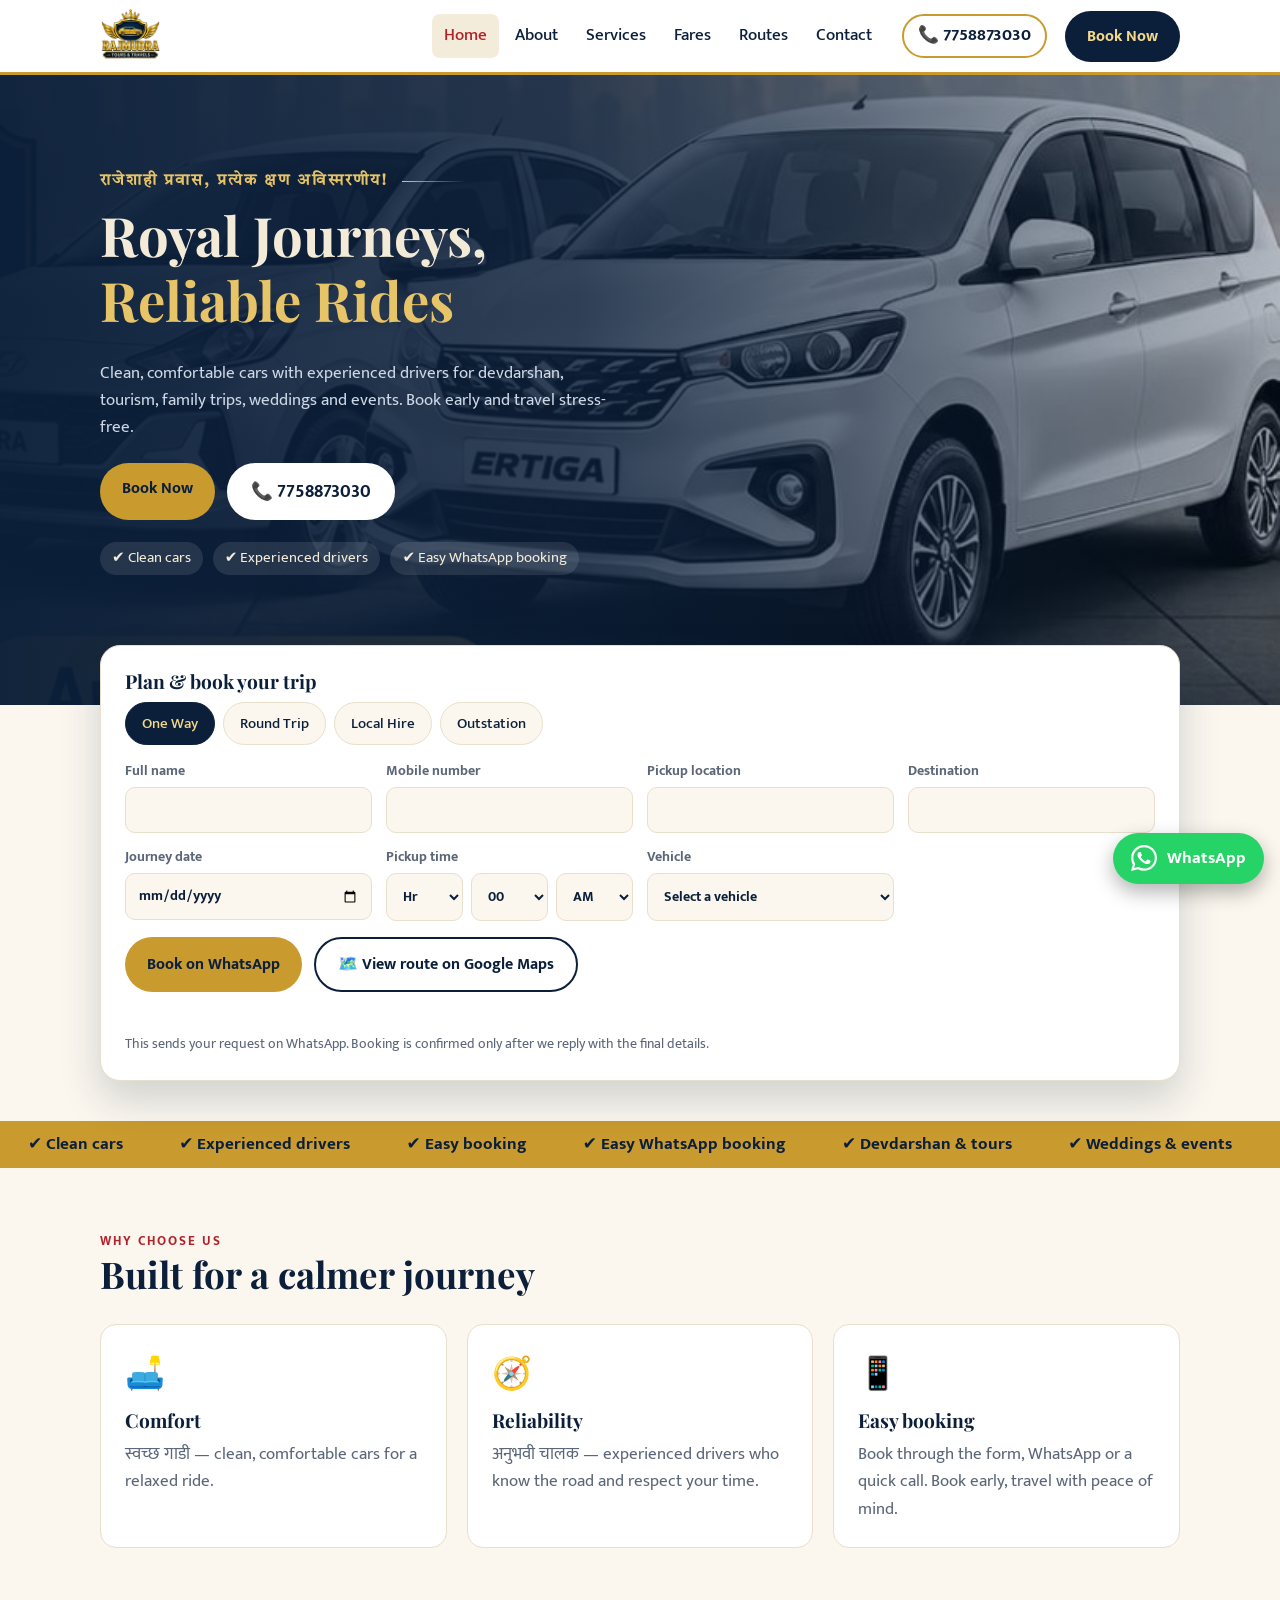
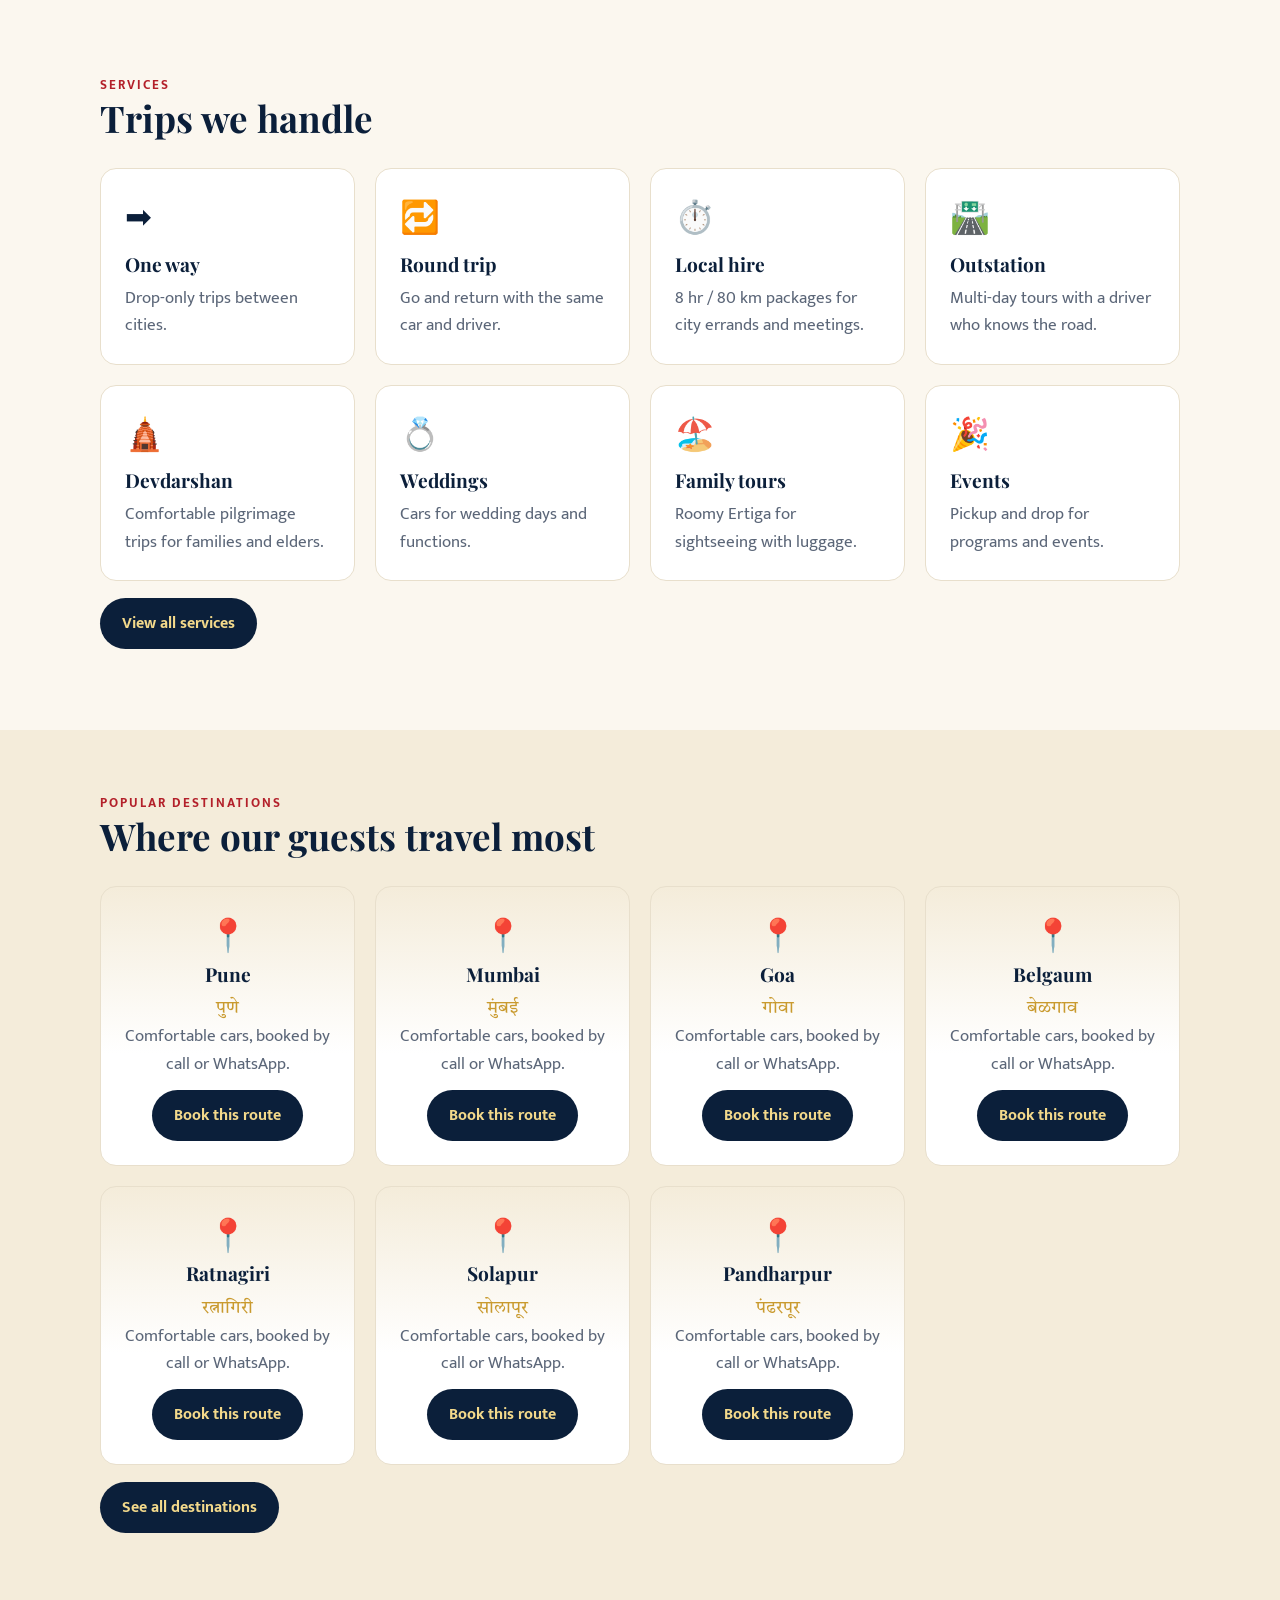
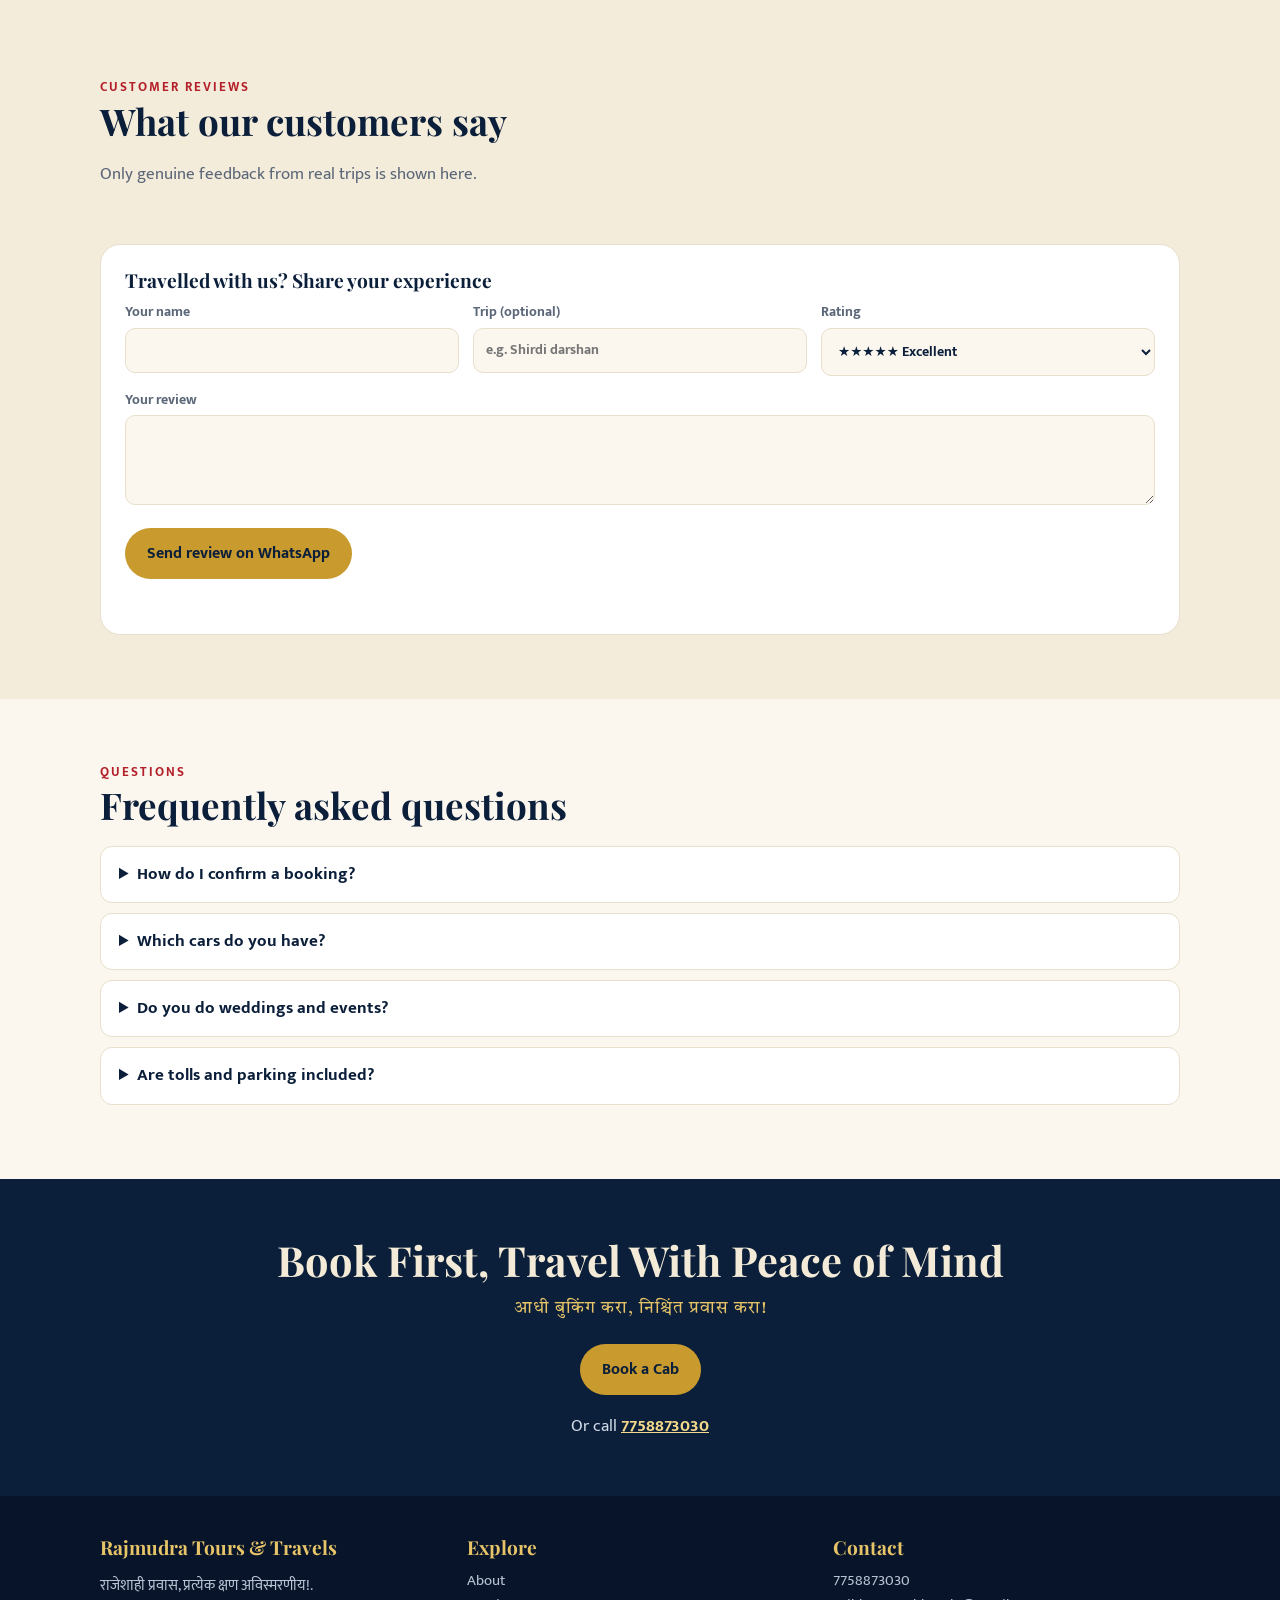
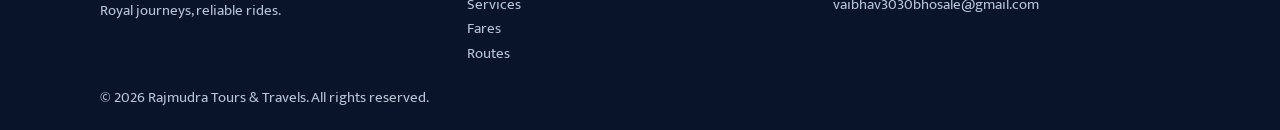
<file: index.html>
<!DOCTYPE html>
<html lang="en"><head><meta charset="utf-8">
<meta name="viewport" content="width=device-width, initial-scale=1, viewport-fit=cover">
<title>Rajmudra Cabs | Taxi Service in Kolhapur</title>
<meta name="description" content="Book a cab in Kolhapur with Rajmudra Tours & Travels. Explore local, one-way, round-trip and outstation taxi services for family trips, tourism and devdarshan.">
<meta name="robots" content="index, follow, max-image-preview:large">
<meta name="author" content="Rajmudra Tours &amp; Travels">
<meta property="og:type" content="website">
<meta property="og:site_name" content="Rajmudra Tours &amp; Travels">
<meta property="og:title" content="Rajmudra Cabs | Taxi Service in Kolhapur">
<meta property="og:description" content="Book a cab in Kolhapur with Rajmudra Tours & Travels. Explore local, one-way, round-trip and outstation taxi services for family trips, tourism and devdarshan.">
<meta name="twitter:card" content="summary">
<meta name="twitter:title" content="Rajmudra Cabs | Taxi Service in Kolhapur">
<meta name="twitter:description" content="Book a cab in Kolhapur with Rajmudra Tours & Travels. Explore local, one-way, round-trip and outstation taxi services for family trips, tourism and devdarshan.">
<link rel="stylesheet" href="https://fonts.googleapis.com/css2?family=Playfair+Display:wght@600;700&family=Mukta:wght@400;500;700&family=Tiro+Devanagari+Marathi&display=swap">
<link rel="stylesheet" href="style.css">
<script type="application/ld+json">
{
  "@context": "https://schema.org",
  "@type": "TaxiService",
  "name": "Rajmudra Tours & Travels",
  "alternateName": "Rajmudra Cabs",
  "description": "Book a cab in Kolhapur with Rajmudra Tours & Travels. Explore local, one-way, round-trip and outstation taxi services for family trips, tourism and devdarshan.",
  "telephone": "+917758873030",
  "email": "vaibhav3030bhosale@gmail.com",
  "address": {
    "@type": "PostalAddress",
    "addressLocality": "Kolhapur",
    "addressRegion": "Maharashtra",
    "addressCountry": "IN"
  },
  "areaServed": {
    "@type": "City",
    "name": "Kolhapur"
  },
  "priceRange": "Contact for fares",
  "availableLanguage": [
    "English",
    "Marathi",
    "Hindi"
  ]
}
</script>
</head><body>
<header><div class="wrap nav"><a href="index.html"><img src="assets/logo.jpg" alt="Rajmudra Tours &amp; Travels logo"></a>
<nav id="nav"><a href="index.html">Home</a><a href="about.html">About</a><a href="services.html">Services</a><a href="fares.html">Fares</a><a href="routes.html">Routes</a><a href="contact.html">Contact</a><a class="mbk" href="booking.html">Book Now</a></nav>
<a class="hph" href="tel:+917758873030">📞 7758873030</a><a class="btn nv" href="booking.html">Book Now</a><button class="burger" aria-label="Menu" onclick="nav.classList.toggle('open')">☰</button></div></header>

<main><div class="page">
<section class="hero"><div class="wrap"><div class="hero-in">
<div class="eyebrow">राजेशाही प्रवास, प्रत्येक क्षण अविस्मरणीय!</div>
<h1>Royal Journeys, <em>Reliable Rides</em></h1>
<p>Clean, comfortable cars with experienced drivers for devdarshan, tourism, family trips, weddings and events. Book early and travel stress-free.</p>
<div class="cta"><a class="btn" href="booking.html">Book Now</a><a class="btn ph" href="tel:+917758873030">📞 7758873030</a></div>
<div class="chips"><span>✔ Clean cars</span><span>✔ Experienced drivers</span><span>✔ Easy WhatsApp booking</span></div></div></div></section>
<div class="wrap home-form"><div class="form"><h3>Plan &amp; book your trip</h3><div class="fm"></div><div class="mapbox" hidden><div id="map" aria-label="Route map"></div><div id="rinfo" aria-live="polite"></div></div></div></div>
<div class="tick"><div><span>✔ Clean cars</span><span>✔ Experienced drivers</span><span>✔ Easy booking</span><span>✔ Easy WhatsApp booking</span><span>✔ Devdarshan &amp; tours</span><span>✔ Weddings &amp; events</span><span>✔ Clean cars</span><span>✔ Experienced drivers</span><span>✔ Easy booking</span><span>✔ Easy WhatsApp booking</span><span>✔ Devdarshan &amp; tours</span><span>✔ Weddings &amp; events</span></div></div>
<section class="s"><div class="wrap"><div class="tag">Why choose us</div><h2>Built for a calmer journey</h2>
<div class="grid g3"><div class="card"><div class="ic">🛋️</div><h3>Comfort</h3><p>स्वच्छ गाडी — clean, comfortable cars for a relaxed ride.</p></div>
<div class="card"><div class="ic">🧭</div><h3>Reliability</h3><p>अनुभवी चालक — experienced drivers who know the road and respect your time.</p></div>
<div class="card"><div class="ic">📱</div><h3>Easy booking</h3><p>Book through the form, WhatsApp or a quick call. Book early, travel with peace of mind.</p></div></div></div></section>
<section class="s"><div class="wrap"><div class="tag">Services</div><h2>Trips we handle</h2><div class="grid svc"></div>
<p><a class="btn nv" href="services.html">View all services</a></p></div></section>
<section class="s alt"><div class="wrap"><div class="tag">Popular destinations</div><h2>Where our guests travel most</h2><div class="grid rt" data-n="7"></div><p><a class="btn nv" href="routes.html">See all destinations</a></p></div></section>
<section class="s alt"><div class="wrap"><div class="tag">Customer reviews</div><h2>What our customers say</h2>
<p class="lead">Only genuine feedback from real trips is shown here.</p>
<div class="grid" id="reviews"></div>
<div class="form rvf"><h3>Travelled with us? Share your experience</h3>
<div class="fg"><label>Your name<input id="rn"></label><label>Trip (optional)<input id="rtp" placeholder="e.g. Shirdi darshan"></label>
<label>Rating<select id="rr"><option value="5">★★★★★ Excellent</option><option value="4">★★★★ Good</option><option value="3">★★★ Average</option><option value="2">★★ Poor</option><option value="1">★ Very poor</option></select></label></div>
<label style="margin-top:14px">Your review<textarea id="rtx" rows="3"></textarea></label>
<p style="margin:16px 0 0"><button type="button" class="btn" id="rsend">Send review on WhatsApp</button></p><p class="err" id="rerr"></p></div></div></section>
<section class="s"><div class="wrap"><div class="tag">Questions</div><h2>Frequently asked questions</h2><details><summary>How do I confirm a booking?</summary><p>Submit the form. It opens WhatsApp with your details. We confirm the driver, vehicle and final fare by call or message.</p></details>
<details><summary>Which cars do you have?</summary><p>Hyundai Aura, Maruti Ertiga, Toyota Innova Crysta and Kia Carens. Need another type of car? Choose "Other" in the booking form and type it.</p></details>
<details><summary>Do you do weddings and events?</summary><p>Yes. Book early so we can reserve the right car for your date.</p></details>
<details><summary>Are tolls and parking included?</summary><p>Usually extra. We tell you before the trip starts.</p></details></div></section>
<section class="band"><div class="wrap"><h2>Book First, Travel With Peace of Mind</h2><p class="mr-sm">आधी बुकिंग करा, निश्चिंत प्रवास करा!</p><div class="cta" style="justify-content:center"><a class="btn" href="booking.html">Book a Cab</a></div><p class="callnote">Or call <a href="tel:+917758873030">7758873030</a></p></div></section>
</div></main>

<footer><div class="wrap"><div class="grid"><div><h3>Rajmudra Tours &amp; Travels</h3><p>राजेशाही प्रवास, प्रत्येक क्षण अविस्मरणीय!.<br>Royal journeys, reliable rides.</p></div>
<div><h3>Explore</h3><a href="about.html">About</a><br><a href="services.html">Services</a><br><a href="fares.html">Fares</a><br><a href="routes.html">Routes</a></div>
<div><h3>Contact</h3><a href="tel:+917758873030">7758873030</a><br><a href="mailto:vaibhav3030bhosale@gmail.com">vaibhav3030bhosale@gmail.com</a></div></div>
<div>© 2026 Rajmudra Tours &amp; Travels. All rights reserved.</div></div></footer>
<a class="fab" href="https://wa.me/917758873030" aria-label="Chat on WhatsApp"><svg viewBox="0 0 24 24" aria-hidden="true"><path d="M17.472 14.382c-.297-.149-1.758-.867-2.03-.967-.273-.099-.471-.148-.67.15-.197.297-.767.966-.94 1.164-.173.199-.347.223-.644.075-.297-.15-1.255-.463-2.39-1.475-.883-.788-1.48-1.761-1.653-2.059-.173-.297-.018-.458.13-.606.134-.133.298-.347.446-.52.149-.174.198-.298.298-.497.099-.198.05-.371-.025-.52-.075-.149-.669-1.612-.916-2.207-.242-.579-.487-.5-.669-.51-.173-.008-.371-.01-.57-.01-.198 0-.52.074-.792.372-.272.297-1.04 1.016-1.04 2.479 0 1.462 1.065 2.875 1.213 3.074.149.198 2.096 3.2 5.077 4.487.709.306 1.262.489 1.694.625.712.227 1.36.195 1.871.118.571-.085 1.758-.719 2.006-1.413.248-.694.248-1.289.173-1.413-.074-.124-.272-.198-.57-.347m-5.421 7.403h-.004a9.87 9.87 0 01-5.031-1.378l-.361-.214-3.741.982.998-3.648-.235-.374a9.86 9.86 0 01-1.51-5.26c.001-5.45 4.436-9.884 9.888-9.884 2.64 0 5.122 1.03 6.988 2.898a9.825 9.825 0 012.893 6.994c-.003 5.45-4.437 9.884-9.885 9.884m8.413-18.297A11.815 11.815 0 0012.05 0C5.495 0 .16 5.335.157 11.892c0 2.096.547 4.142 1.588 5.945L.057 24l6.305-1.654a11.882 11.882 0 005.683 1.448h.005c6.554 0 11.89-5.335 11.893-11.893a11.821 11.821 0 00-3.48-8.413Z"/></svg><span>WhatsApp</span></a>

<script src="config.js"></script><script src="script.js"></script><script src="maps.js"></script></body></html>
</file>
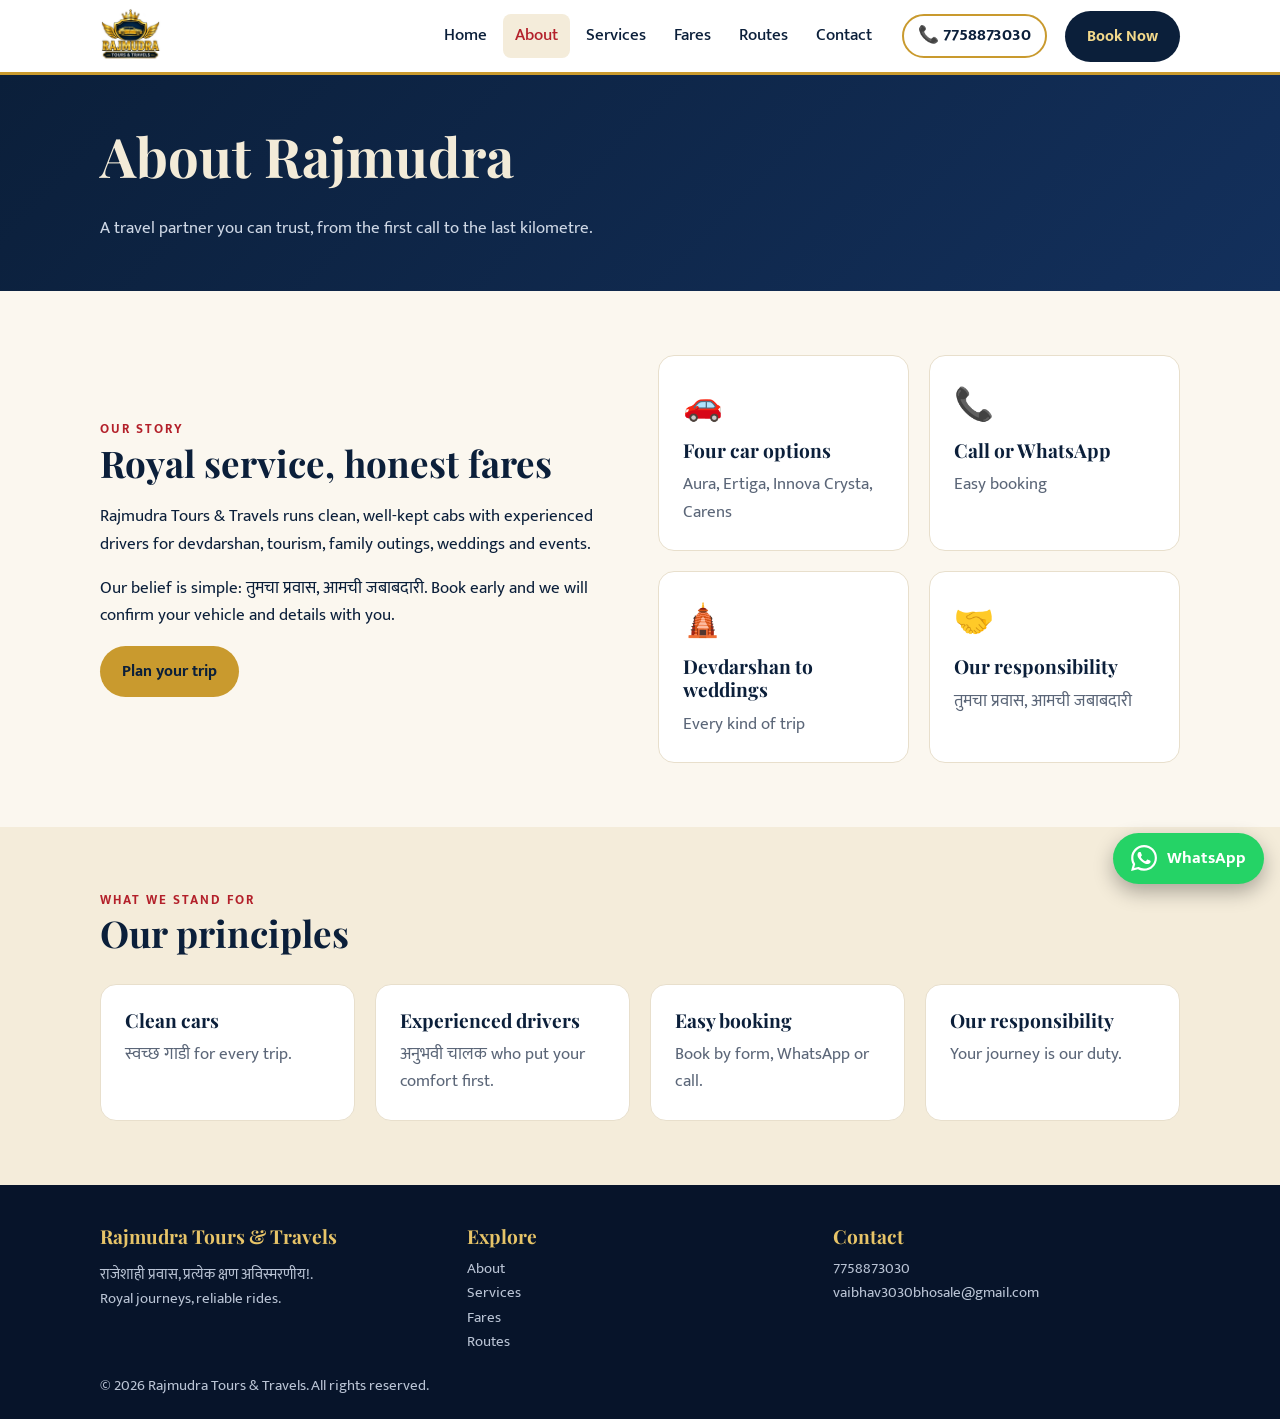
<file: about.html>
<!DOCTYPE html>
<html lang="en"><head><meta charset="utf-8">
<meta name="viewport" content="width=device-width, initial-scale=1, viewport-fit=cover">
<title>About Rajmudra Cabs | Kolhapur Taxi Service</title>
<meta name="description" content="Get to know Rajmudra Tours & Travels in Kolhapur. Learn about our cab options, travel services and easy booking by phone or WhatsApp.">
<meta name="robots" content="index, follow, max-image-preview:large">
<meta name="author" content="Rajmudra Tours &amp; Travels">
<meta property="og:type" content="website">
<meta property="og:site_name" content="Rajmudra Tours &amp; Travels">
<meta property="og:title" content="About Rajmudra Cabs | Kolhapur Taxi Service">
<meta property="og:description" content="Get to know Rajmudra Tours & Travels in Kolhapur. Learn about our cab options, travel services and easy booking by phone or WhatsApp.">
<meta name="twitter:card" content="summary">
<meta name="twitter:title" content="About Rajmudra Cabs | Kolhapur Taxi Service">
<meta name="twitter:description" content="Get to know Rajmudra Tours & Travels in Kolhapur. Learn about our cab options, travel services and easy booking by phone or WhatsApp.">
<link rel="stylesheet" href="https://fonts.googleapis.com/css2?family=Playfair+Display:wght@600;700&family=Mukta:wght@400;500;700&family=Tiro+Devanagari+Marathi&display=swap">
<link rel="stylesheet" href="style.css"></head><body>
<header><div class="wrap nav"><a href="index.html"><img src="assets/logo.jpg" alt="Rajmudra Tours &amp; Travels logo"></a>
<nav id="nav"><a href="index.html">Home</a><a href="about.html">About</a><a href="services.html">Services</a><a href="fares.html">Fares</a><a href="routes.html">Routes</a><a href="contact.html">Contact</a><a class="mbk" href="booking.html">Book Now</a></nav>
<a class="hph" href="tel:+917758873030">📞 7758873030</a><a class="btn nv" href="booking.html">Book Now</a><button class="burger" aria-label="Menu" onclick="nav.classList.toggle('open')">☰</button></div></header>

<main><div class="page"><div class="pg"><div class="wrap"><h1>About Rajmudra</h1><p>A travel partner you can trust, from the first call to the last kilometre.</p></div></div>
<section class="s"><div class="wrap two"><div><div class="tag">Our story</div><h2>Royal service, honest fares</h2>
<p>Rajmudra Tours &amp; Travels runs clean, well-kept cabs with experienced drivers for devdarshan, tourism, family outings, weddings and events.</p><p>Our belief is simple: तुमचा प्रवास, आमची जबाबदारी. Book early and we will confirm your vehicle and details with you.</p><a class="btn" href="booking.html">Plan your trip</a></div>
<div class="grid g2s"><div class="card"><div class="ic">🚗</div><h3>Four car options</h3><p>Aura, Ertiga, Innova Crysta, Carens</p></div><div class="card"><div class="ic">📞</div><h3>Call or WhatsApp</h3><p>Easy booking</p></div><div class="card"><div class="ic">🛕</div><h3>Devdarshan to weddings</h3><p>Every kind of trip</p></div><div class="card"><div class="ic">🤝</div><h3>Our responsibility</h3><p>तुमचा प्रवास, आमची जबाबदारी</p></div></div></div></section>
<section class="s alt"><div class="wrap"><div class="tag">What we stand for</div><h2>Our principles</h2><div class="grid"><div class="card"><h3>Clean cars</h3><p>स्वच्छ गाडी for every trip.</p></div><div class="card"><h3>Experienced drivers</h3><p>अनुभवी चालक who put your comfort first.</p></div><div class="card"><h3>Easy booking</h3><p>Book by form, WhatsApp or call.</p></div><div class="card"><h3>Our responsibility</h3><p>Your journey is our duty.</p></div></div></div></section></div></main>

<footer><div class="wrap"><div class="grid"><div><h3>Rajmudra Tours &amp; Travels</h3><p>राजेशाही प्रवास, प्रत्येक क्षण अविस्मरणीय!.<br>Royal journeys, reliable rides.</p></div>
<div><h3>Explore</h3><a href="about.html">About</a><br><a href="services.html">Services</a><br><a href="fares.html">Fares</a><br><a href="routes.html">Routes</a></div>
<div><h3>Contact</h3><a href="tel:+917758873030">7758873030</a><br><a href="mailto:vaibhav3030bhosale@gmail.com">vaibhav3030bhosale@gmail.com</a></div></div>
<div>© 2026 Rajmudra Tours &amp; Travels. All rights reserved.</div></div></footer>
<a class="fab" href="https://wa.me/917758873030" aria-label="Chat on WhatsApp"><svg viewBox="0 0 24 24" aria-hidden="true"><path d="M17.472 14.382c-.297-.149-1.758-.867-2.03-.967-.273-.099-.471-.148-.67.15-.197.297-.767.966-.94 1.164-.173.199-.347.223-.644.075-.297-.15-1.255-.463-2.39-1.475-.883-.788-1.48-1.761-1.653-2.059-.173-.297-.018-.458.13-.606.134-.133.298-.347.446-.52.149-.174.198-.298.298-.497.099-.198.05-.371-.025-.52-.075-.149-.669-1.612-.916-2.207-.242-.579-.487-.5-.669-.51-.173-.008-.371-.01-.57-.01-.198 0-.52.074-.792.372-.272.297-1.04 1.016-1.04 2.479 0 1.462 1.065 2.875 1.213 3.074.149.198 2.096 3.2 5.077 4.487.709.306 1.262.489 1.694.625.712.227 1.36.195 1.871.118.571-.085 1.758-.719 2.006-1.413.248-.694.248-1.289.173-1.413-.074-.124-.272-.198-.57-.347m-5.421 7.403h-.004a9.87 9.87 0 01-5.031-1.378l-.361-.214-3.741.982.998-3.648-.235-.374a9.86 9.86 0 01-1.51-5.26c.001-5.45 4.436-9.884 9.888-9.884 2.64 0 5.122 1.03 6.988 2.898a9.825 9.825 0 012.893 6.994c-.003 5.45-4.437 9.884-9.885 9.884m8.413-18.297A11.815 11.815 0 0012.05 0C5.495 0 .16 5.335.157 11.892c0 2.096.547 4.142 1.588 5.945L.057 24l6.305-1.654a11.882 11.882 0 005.683 1.448h.005c6.554 0 11.89-5.335 11.893-11.893a11.821 11.821 0 00-3.48-8.413Z"/></svg><span>WhatsApp</span></a>

<script src="script.js"></script></body></html>
</file>
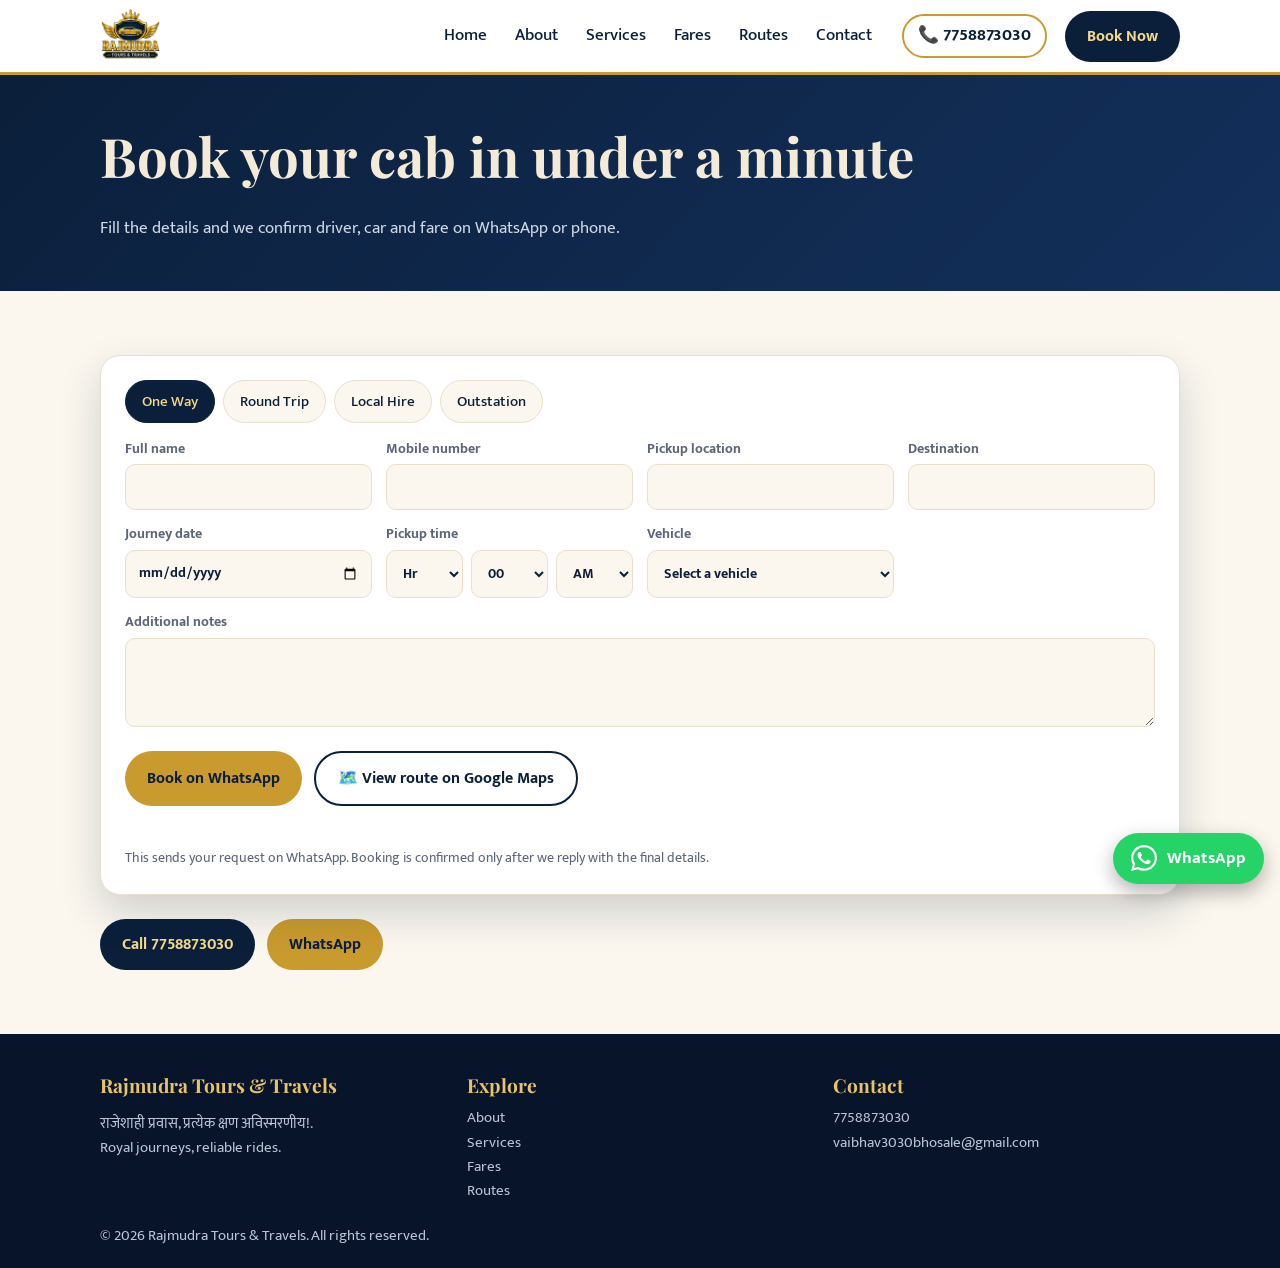
<file: booking.html>
<!DOCTYPE html>
<html lang="en"><head><meta charset="utf-8">
<meta name="viewport" content="width=device-width, initial-scale=1, viewport-fit=cover">
<title>Book a Taxi in Kolhapur | Rajmudra Tours & Travels</title>
<meta name="description" content="Request a local, one-way, round-trip or outstation cab booking in Kolhapur with Rajmudra Tours & Travels. Confirm your trip by phone or WhatsApp.">
<meta name="robots" content="index, follow, max-image-preview:large">
<meta name="author" content="Rajmudra Tours &amp; Travels">
<meta property="og:type" content="website">
<meta property="og:site_name" content="Rajmudra Tours &amp; Travels">
<meta property="og:title" content="Book a Taxi in Kolhapur | Rajmudra Tours & Travels">
<meta property="og:description" content="Request a local, one-way, round-trip or outstation cab booking in Kolhapur with Rajmudra Tours & Travels. Confirm your trip by phone or WhatsApp.">
<meta name="twitter:card" content="summary">
<meta name="twitter:title" content="Book a Taxi in Kolhapur | Rajmudra Tours & Travels">
<meta name="twitter:description" content="Request a local, one-way, round-trip or outstation cab booking in Kolhapur with Rajmudra Tours & Travels. Confirm your trip by phone or WhatsApp.">
<link rel="stylesheet" href="https://fonts.googleapis.com/css2?family=Playfair+Display:wght@600;700&family=Mukta:wght@400;500;700&family=Tiro+Devanagari+Marathi&display=swap">
<link rel="stylesheet" href="style.css"></head><body>
<header><div class="wrap nav"><a href="index.html"><img src="assets/logo.jpg" alt="Rajmudra Tours &amp; Travels logo"></a>
<nav id="nav"><a href="index.html">Home</a><a href="about.html">About</a><a href="services.html">Services</a><a href="fares.html">Fares</a><a href="routes.html">Routes</a><a href="contact.html">Contact</a><a class="mbk" href="booking.html">Book Now</a></nav>
<a class="hph" href="tel:+917758873030">📞 7758873030</a><a class="btn nv" href="booking.html">Book Now</a><button class="burger" aria-label="Menu" onclick="nav.classList.toggle('open')">☰</button></div></header>

<main><div class="page"><div class="pg"><div class="wrap"><h1>Book your cab in under a minute</h1><p>Fill the details and we confirm driver, car and fare on WhatsApp or phone.</p></div></div>
<section class="s"><div class="wrap"><div class="form"><div class="fm" data-full="1"></div><div class="mapbox" hidden><div id="map" aria-label="Route map"></div><div id="rinfo" aria-live="polite"></div></div></div>
<div class="cta" style="margin-top:24px"><a class="btn nv" href="tel:+917758873030">Call 7758873030</a><a class="btn" href="https://wa.me/917758873030">WhatsApp</a></div></div></section></div></main>

<footer><div class="wrap"><div class="grid"><div><h3>Rajmudra Tours &amp; Travels</h3><p>राजेशाही प्रवास, प्रत्येक क्षण अविस्मरणीय!.<br>Royal journeys, reliable rides.</p></div>
<div><h3>Explore</h3><a href="about.html">About</a><br><a href="services.html">Services</a><br><a href="fares.html">Fares</a><br><a href="routes.html">Routes</a></div>
<div><h3>Contact</h3><a href="tel:+917758873030">7758873030</a><br><a href="mailto:vaibhav3030bhosale@gmail.com">vaibhav3030bhosale@gmail.com</a></div></div>
<div>© 2026 Rajmudra Tours &amp; Travels. All rights reserved.</div></div></footer>
<a class="fab" href="https://wa.me/917758873030" aria-label="Chat on WhatsApp"><svg viewBox="0 0 24 24" aria-hidden="true"><path d="M17.472 14.382c-.297-.149-1.758-.867-2.03-.967-.273-.099-.471-.148-.67.15-.197.297-.767.966-.94 1.164-.173.199-.347.223-.644.075-.297-.15-1.255-.463-2.39-1.475-.883-.788-1.48-1.761-1.653-2.059-.173-.297-.018-.458.13-.606.134-.133.298-.347.446-.52.149-.174.198-.298.298-.497.099-.198.05-.371-.025-.52-.075-.149-.669-1.612-.916-2.207-.242-.579-.487-.5-.669-.51-.173-.008-.371-.01-.57-.01-.198 0-.52.074-.792.372-.272.297-1.04 1.016-1.04 2.479 0 1.462 1.065 2.875 1.213 3.074.149.198 2.096 3.2 5.077 4.487.709.306 1.262.489 1.694.625.712.227 1.36.195 1.871.118.571-.085 1.758-.719 2.006-1.413.248-.694.248-1.289.173-1.413-.074-.124-.272-.198-.57-.347m-5.421 7.403h-.004a9.87 9.87 0 01-5.031-1.378l-.361-.214-3.741.982.998-3.648-.235-.374a9.86 9.86 0 01-1.51-5.26c.001-5.45 4.436-9.884 9.888-9.884 2.64 0 5.122 1.03 6.988 2.898a9.825 9.825 0 012.893 6.994c-.003 5.45-4.437 9.884-9.885 9.884m8.413-18.297A11.815 11.815 0 0012.05 0C5.495 0 .16 5.335.157 11.892c0 2.096.547 4.142 1.588 5.945L.057 24l6.305-1.654a11.882 11.882 0 005.683 1.448h.005c6.554 0 11.89-5.335 11.893-11.893a11.821 11.821 0 00-3.48-8.413Z"/></svg><span>WhatsApp</span></a>

<script src="config.js"></script><script src="script.js"></script><script src="maps.js"></script></body></html>
</file>
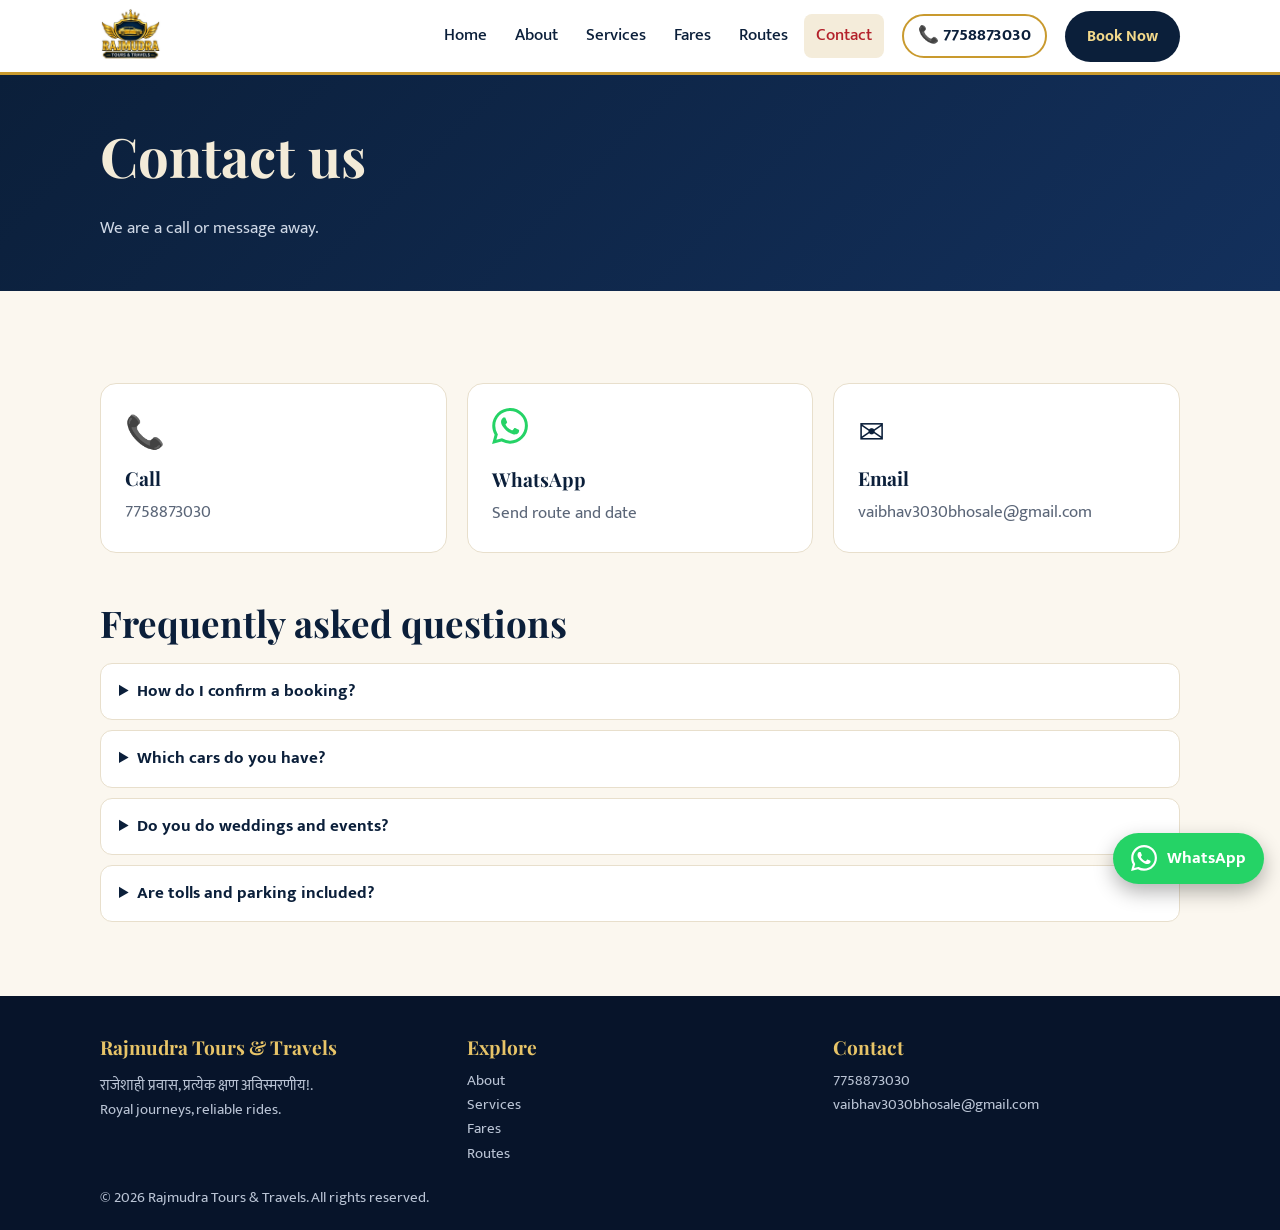
<file: contact.html>
<!DOCTYPE html>
<html lang="en"><head><meta charset="utf-8">
<meta name="viewport" content="width=device-width, initial-scale=1, viewport-fit=cover">
<title>Contact Rajmudra Cabs | Kolhapur Taxi Booking</title>
<meta name="description" content="Contact Rajmudra Tours & Travels in Kolhapur to enquire about cab bookings, routes, fares and vehicle availability by phone or WhatsApp.">
<meta name="robots" content="index, follow, max-image-preview:large">
<meta name="author" content="Rajmudra Tours &amp; Travels">
<meta property="og:type" content="website">
<meta property="og:site_name" content="Rajmudra Tours &amp; Travels">
<meta property="og:title" content="Contact Rajmudra Cabs | Kolhapur Taxi Booking">
<meta property="og:description" content="Contact Rajmudra Tours & Travels in Kolhapur to enquire about cab bookings, routes, fares and vehicle availability by phone or WhatsApp.">
<meta name="twitter:card" content="summary">
<meta name="twitter:title" content="Contact Rajmudra Cabs | Kolhapur Taxi Booking">
<meta name="twitter:description" content="Contact Rajmudra Tours & Travels in Kolhapur to enquire about cab bookings, routes, fares and vehicle availability by phone or WhatsApp.">
<link rel="stylesheet" href="https://fonts.googleapis.com/css2?family=Playfair+Display:wght@600;700&family=Mukta:wght@400;500;700&family=Tiro+Devanagari+Marathi&display=swap">
<link rel="stylesheet" href="style.css"></head><body>
<header><div class="wrap nav"><a href="index.html"><img src="assets/logo.jpg" alt="Rajmudra Tours &amp; Travels logo"></a>
<nav id="nav"><a href="index.html">Home</a><a href="about.html">About</a><a href="services.html">Services</a><a href="fares.html">Fares</a><a href="routes.html">Routes</a><a href="contact.html">Contact</a><a class="mbk" href="booking.html">Book Now</a></nav>
<a class="hph" href="tel:+917758873030">📞 7758873030</a><a class="btn nv" href="booking.html">Book Now</a><button class="burger" aria-label="Menu" onclick="nav.classList.toggle('open')">☰</button></div></header>

<main><div class="page"><div class="pg"><div class="wrap"><h1>Contact us</h1><p>We are a call or message away.</p></div></div>
<section class="s"><div class="wrap"><div class="grid">
<a class="card" href="tel:+917758873030"><div class="ic">📞</div><h3>Call</h3><p>7758873030</p></a>
<a class="card" href="https://wa.me/917758873030"><div class="ic wa"><svg viewBox="0 0 24 24" aria-hidden="true"><path d="M17.472 14.382c-.297-.149-1.758-.867-2.03-.967-.273-.099-.471-.148-.67.15-.197.297-.767.966-.94 1.164-.173.199-.347.223-.644.075-.297-.15-1.255-.463-2.39-1.475-.883-.788-1.48-1.761-1.653-2.059-.173-.297-.018-.458.13-.606.134-.133.298-.347.446-.52.149-.174.198-.298.298-.497.099-.198.05-.371-.025-.52-.075-.149-.669-1.612-.916-2.207-.242-.579-.487-.5-.669-.51-.173-.008-.371-.01-.57-.01-.198 0-.52.074-.792.372-.272.297-1.04 1.016-1.04 2.479 0 1.462 1.065 2.875 1.213 3.074.149.198 2.096 3.2 5.077 4.487.709.306 1.262.489 1.694.625.712.227 1.36.195 1.871.118.571-.085 1.758-.719 2.006-1.413.248-.694.248-1.289.173-1.413-.074-.124-.272-.198-.57-.347m-5.421 7.403h-.004a9.87 9.87 0 01-5.031-1.378l-.361-.214-3.741.982.998-3.648-.235-.374a9.86 9.86 0 01-1.51-5.26c.001-5.45 4.436-9.884 9.888-9.884 2.64 0 5.122 1.03 6.988 2.898a9.825 9.825 0 012.893 6.994c-.003 5.45-4.437 9.884-9.885 9.884m8.413-18.297A11.815 11.815 0 0012.05 0C5.495 0 .16 5.335.157 11.892c0 2.096.547 4.142 1.588 5.945L.057 24l6.305-1.654a11.882 11.882 0 005.683 1.448h.005c6.554 0 11.89-5.335 11.893-11.893a11.821 11.821 0 00-3.48-8.413Z"/></svg></div><h3>WhatsApp</h3><p>Send route and date</p></a>
<a class="card" href="mailto:vaibhav3030bhosale@gmail.com"><div class="ic">✉️</div><h3>Email</h3><p>vaibhav3030bhosale@gmail.com</p></a></div>
<h2 style="margin-top:48px">Frequently asked questions</h2>
<details><summary>How do I confirm a booking?</summary><p>Submit the form. It opens WhatsApp with your details. We confirm the driver, vehicle and final fare by call or message.</p></details>
<details><summary>Which cars do you have?</summary><p>Hyundai Aura, Maruti Ertiga, Toyota Innova Crysta and Kia Carens. Need another type of car? Choose "Other" in the booking form and type it.</p></details>
<details><summary>Do you do weddings and events?</summary><p>Yes. Book early so we can reserve the right car for your date.</p></details>
<details><summary>Are tolls and parking included?</summary><p>Usually extra. We tell you before the trip starts.</p></details></div></section></div></main>

<footer><div class="wrap"><div class="grid"><div><h3>Rajmudra Tours &amp; Travels</h3><p>राजेशाही प्रवास, प्रत्येक क्षण अविस्मरणीय!.<br>Royal journeys, reliable rides.</p></div>
<div><h3>Explore</h3><a href="about.html">About</a><br><a href="services.html">Services</a><br><a href="fares.html">Fares</a><br><a href="routes.html">Routes</a></div>
<div><h3>Contact</h3><a href="tel:+917758873030">7758873030</a><br><a href="mailto:vaibhav3030bhosale@gmail.com">vaibhav3030bhosale@gmail.com</a></div></div>
<div>© 2026 Rajmudra Tours &amp; Travels. All rights reserved.</div></div></footer>
<a class="fab" href="https://wa.me/917758873030" aria-label="Chat on WhatsApp"><svg viewBox="0 0 24 24" aria-hidden="true"><path d="M17.472 14.382c-.297-.149-1.758-.867-2.03-.967-.273-.099-.471-.148-.67.15-.197.297-.767.966-.94 1.164-.173.199-.347.223-.644.075-.297-.15-1.255-.463-2.39-1.475-.883-.788-1.48-1.761-1.653-2.059-.173-.297-.018-.458.13-.606.134-.133.298-.347.446-.52.149-.174.198-.298.298-.497.099-.198.05-.371-.025-.52-.075-.149-.669-1.612-.916-2.207-.242-.579-.487-.5-.669-.51-.173-.008-.371-.01-.57-.01-.198 0-.52.074-.792.372-.272.297-1.04 1.016-1.04 2.479 0 1.462 1.065 2.875 1.213 3.074.149.198 2.096 3.2 5.077 4.487.709.306 1.262.489 1.694.625.712.227 1.36.195 1.871.118.571-.085 1.758-.719 2.006-1.413.248-.694.248-1.289.173-1.413-.074-.124-.272-.198-.57-.347m-5.421 7.403h-.004a9.87 9.87 0 01-5.031-1.378l-.361-.214-3.741.982.998-3.648-.235-.374a9.86 9.86 0 01-1.51-5.26c.001-5.45 4.436-9.884 9.888-9.884 2.64 0 5.122 1.03 6.988 2.898a9.825 9.825 0 012.893 6.994c-.003 5.45-4.437 9.884-9.885 9.884m8.413-18.297A11.815 11.815 0 0012.05 0C5.495 0 .16 5.335.157 11.892c0 2.096.547 4.142 1.588 5.945L.057 24l6.305-1.654a11.882 11.882 0 005.683 1.448h.005c6.554 0 11.89-5.335 11.893-11.893a11.821 11.821 0 00-3.48-8.413Z"/></svg><span>WhatsApp</span></a>

<script src="script.js"></script></body></html>
</file>
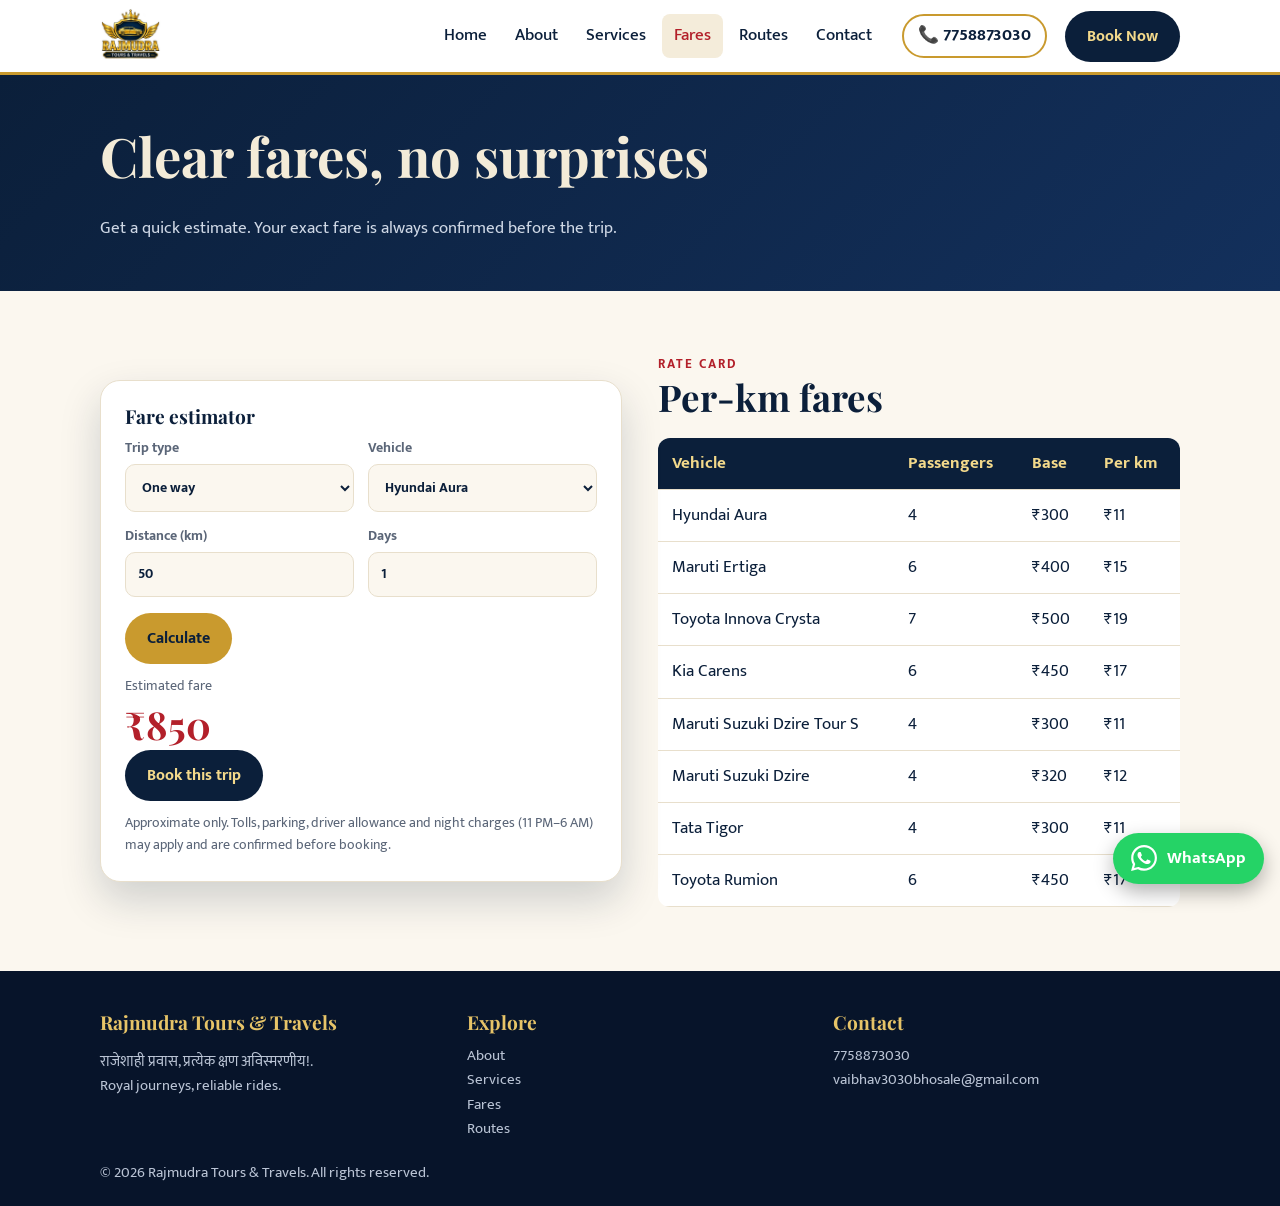
<file: fares.html>
<!DOCTYPE html>
<html lang="en"><head><meta charset="utf-8">
<meta name="viewport" content="width=device-width, initial-scale=1, viewport-fit=cover">
<title>Taxi Fares in Kolhapur | Rajmudra Tours & Travels</title>
<meta name="description" content="View cab fare information for Rajmudra Tours & Travels in Kolhapur. Contact us to confirm the latest route, vehicle availability and final fare.">
<meta name="robots" content="index, follow, max-image-preview:large">
<meta name="author" content="Rajmudra Tours &amp; Travels">
<meta property="og:type" content="website">
<meta property="og:site_name" content="Rajmudra Tours &amp; Travels">
<meta property="og:title" content="Taxi Fares in Kolhapur | Rajmudra Tours & Travels">
<meta property="og:description" content="View cab fare information for Rajmudra Tours & Travels in Kolhapur. Contact us to confirm the latest route, vehicle availability and final fare.">
<meta name="twitter:card" content="summary">
<meta name="twitter:title" content="Taxi Fares in Kolhapur | Rajmudra Tours & Travels">
<meta name="twitter:description" content="View cab fare information for Rajmudra Tours & Travels in Kolhapur. Contact us to confirm the latest route, vehicle availability and final fare.">
<link rel="stylesheet" href="https://fonts.googleapis.com/css2?family=Playfair+Display:wght@600;700&family=Mukta:wght@400;500;700&family=Tiro+Devanagari+Marathi&display=swap">
<link rel="stylesheet" href="style.css"></head><body>
<header><div class="wrap nav"><a href="index.html"><img src="assets/logo.jpg" alt="Rajmudra Tours &amp; Travels logo"></a>
<nav id="nav"><a href="index.html">Home</a><a href="about.html">About</a><a href="services.html">Services</a><a href="fares.html">Fares</a><a href="routes.html">Routes</a><a href="contact.html">Contact</a><a class="mbk" href="booking.html">Book Now</a></nav>
<a class="hph" href="tel:+917758873030">📞 7758873030</a><a class="btn nv" href="booking.html">Book Now</a><button class="burger" aria-label="Menu" onclick="nav.classList.toggle('open')">☰</button></div></header>

<main><div class="page"><div class="pg"><div class="wrap"><h1>Clear fares, no surprises</h1><p>Get a quick estimate. Your exact fare is always confirmed before the trip.</p></div></div>
<section class="s"><div class="wrap two"><div class="form"><h3>Fare estimator</h3>
<div class="fg"><label>Trip type<select id="et"><option value="one">One way</option><option value="round">Round trip</option><option value="local">Local hire (8 hr / 80 km)</option><option value="out">Outstation (multi-day)</option></select></label>
<label>Vehicle<select id="ev"></select></label><label>Distance (km)<input id="ed" type="number" min="1" value="50"></label><label>Days<input id="edy" type="number" min="1" value="1"></label></div>
<p style="margin:16px 0 0"><button class="btn" onclick="est()">Calculate</button></p>
<p class="note">Estimated fare</p><div class="est" id="er">₹0</div><a class="btn nv" href="booking.html">Book this trip</a>
<p class="note">Approximate only. Tolls, parking, driver allowance and night charges (11 PM–6 AM) may apply and are confirmed before booking.</p></div>
<div><div class="tag">Rate card</div><h2>Per-km fares</h2><div class="scroll"><table><thead><tr><th>Vehicle</th><th>Passengers</th><th>Base</th><th>Per km</th></tr></thead><tbody id="rc"></tbody></table></div></div></div></section></div></main>

<footer><div class="wrap"><div class="grid"><div><h3>Rajmudra Tours &amp; Travels</h3><p>राजेशाही प्रवास, प्रत्येक क्षण अविस्मरणीय!.<br>Royal journeys, reliable rides.</p></div>
<div><h3>Explore</h3><a href="about.html">About</a><br><a href="services.html">Services</a><br><a href="fares.html">Fares</a><br><a href="routes.html">Routes</a></div>
<div><h3>Contact</h3><a href="tel:+917758873030">7758873030</a><br><a href="mailto:vaibhav3030bhosale@gmail.com">vaibhav3030bhosale@gmail.com</a></div></div>
<div>© 2026 Rajmudra Tours &amp; Travels. All rights reserved.</div></div></footer>
<a class="fab" href="https://wa.me/917758873030" aria-label="Chat on WhatsApp"><svg viewBox="0 0 24 24" aria-hidden="true"><path d="M17.472 14.382c-.297-.149-1.758-.867-2.03-.967-.273-.099-.471-.148-.67.15-.197.297-.767.966-.94 1.164-.173.199-.347.223-.644.075-.297-.15-1.255-.463-2.39-1.475-.883-.788-1.48-1.761-1.653-2.059-.173-.297-.018-.458.13-.606.134-.133.298-.347.446-.52.149-.174.198-.298.298-.497.099-.198.05-.371-.025-.52-.075-.149-.669-1.612-.916-2.207-.242-.579-.487-.5-.669-.51-.173-.008-.371-.01-.57-.01-.198 0-.52.074-.792.372-.272.297-1.04 1.016-1.04 2.479 0 1.462 1.065 2.875 1.213 3.074.149.198 2.096 3.2 5.077 4.487.709.306 1.262.489 1.694.625.712.227 1.36.195 1.871.118.571-.085 1.758-.719 2.006-1.413.248-.694.248-1.289.173-1.413-.074-.124-.272-.198-.57-.347m-5.421 7.403h-.004a9.87 9.87 0 01-5.031-1.378l-.361-.214-3.741.982.998-3.648-.235-.374a9.86 9.86 0 01-1.51-5.26c.001-5.45 4.436-9.884 9.888-9.884 2.64 0 5.122 1.03 6.988 2.898a9.825 9.825 0 012.893 6.994c-.003 5.45-4.437 9.884-9.885 9.884m8.413-18.297A11.815 11.815 0 0012.05 0C5.495 0 .16 5.335.157 11.892c0 2.096.547 4.142 1.588 5.945L.057 24l6.305-1.654a11.882 11.882 0 005.683 1.448h.005c6.554 0 11.89-5.335 11.893-11.893a11.821 11.821 0 00-3.48-8.413Z"/></svg><span>WhatsApp</span></a>

<script src="script.js"></script></body></html>
</file>
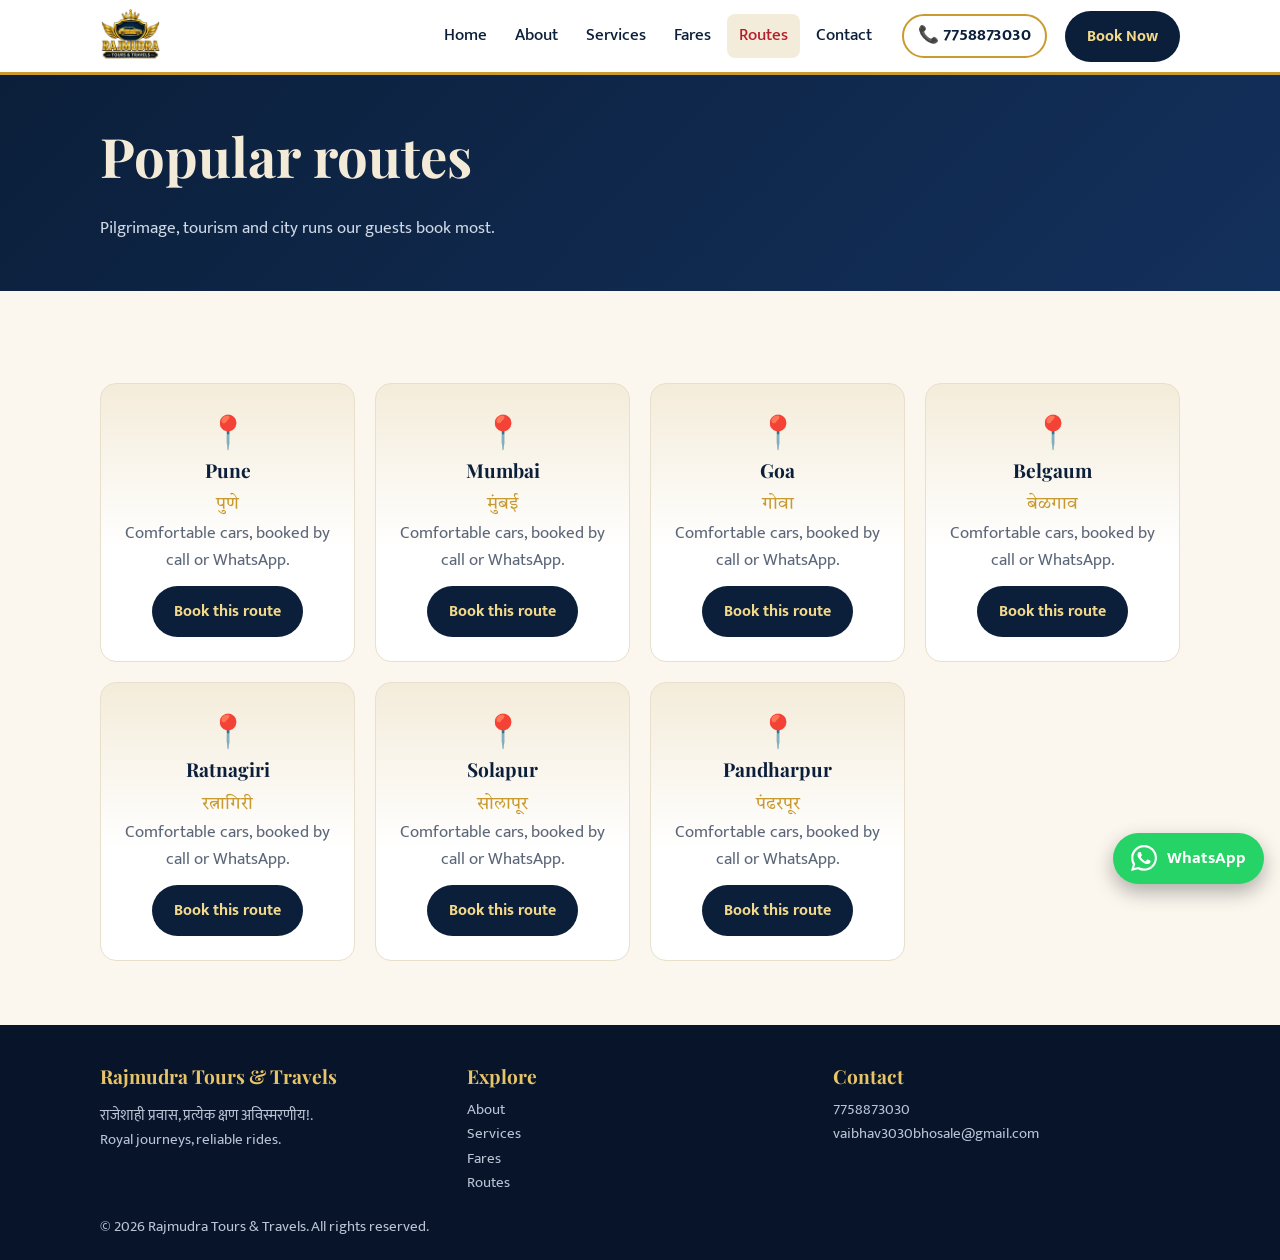
<file: routes.html>
<!DOCTYPE html>
<html lang="en"><head><meta charset="utf-8">
<meta name="viewport" content="width=device-width, initial-scale=1, viewport-fit=cover">
<title>Taxi Routes from Kolhapur | Rajmudra Tours & Travels</title>
<meta name="description" content="Plan local, outstation, tourism and pilgrimage journeys from Kolhapur with Rajmudra Tours & Travels. Ask us about your preferred route.">
<meta name="robots" content="index, follow, max-image-preview:large">
<meta name="author" content="Rajmudra Tours &amp; Travels">
<meta property="og:type" content="website">
<meta property="og:site_name" content="Rajmudra Tours &amp; Travels">
<meta property="og:title" content="Taxi Routes from Kolhapur | Rajmudra Tours & Travels">
<meta property="og:description" content="Plan local, outstation, tourism and pilgrimage journeys from Kolhapur with Rajmudra Tours & Travels. Ask us about your preferred route.">
<meta name="twitter:card" content="summary">
<meta name="twitter:title" content="Taxi Routes from Kolhapur | Rajmudra Tours & Travels">
<meta name="twitter:description" content="Plan local, outstation, tourism and pilgrimage journeys from Kolhapur with Rajmudra Tours & Travels. Ask us about your preferred route.">
<link rel="stylesheet" href="https://fonts.googleapis.com/css2?family=Playfair+Display:wght@600;700&family=Mukta:wght@400;500;700&family=Tiro+Devanagari+Marathi&display=swap">
<link rel="stylesheet" href="style.css"></head><body>
<header><div class="wrap nav"><a href="index.html"><img src="assets/logo.jpg" alt="Rajmudra Tours &amp; Travels logo"></a>
<nav id="nav"><a href="index.html">Home</a><a href="about.html">About</a><a href="services.html">Services</a><a href="fares.html">Fares</a><a href="routes.html">Routes</a><a href="contact.html">Contact</a><a class="mbk" href="booking.html">Book Now</a></nav>
<a class="hph" href="tel:+917758873030">📞 7758873030</a><a class="btn nv" href="booking.html">Book Now</a><button class="burger" aria-label="Menu" onclick="nav.classList.toggle('open')">☰</button></div></header>

<main><div class="page"><div class="pg"><div class="wrap"><h1>Popular routes</h1><p>Pilgrimage, tourism and city runs our guests book most.</p></div></div>
<section class="s"><div class="wrap"><div class="grid rt"></div></div></section></div></main>

<footer><div class="wrap"><div class="grid"><div><h3>Rajmudra Tours &amp; Travels</h3><p>राजेशाही प्रवास, प्रत्येक क्षण अविस्मरणीय!.<br>Royal journeys, reliable rides.</p></div>
<div><h3>Explore</h3><a href="about.html">About</a><br><a href="services.html">Services</a><br><a href="fares.html">Fares</a><br><a href="routes.html">Routes</a></div>
<div><h3>Contact</h3><a href="tel:+917758873030">7758873030</a><br><a href="mailto:vaibhav3030bhosale@gmail.com">vaibhav3030bhosale@gmail.com</a></div></div>
<div>© 2026 Rajmudra Tours &amp; Travels. All rights reserved.</div></div></footer>
<a class="fab" href="https://wa.me/917758873030" aria-label="Chat on WhatsApp"><svg viewBox="0 0 24 24" aria-hidden="true"><path d="M17.472 14.382c-.297-.149-1.758-.867-2.03-.967-.273-.099-.471-.148-.67.15-.197.297-.767.966-.94 1.164-.173.199-.347.223-.644.075-.297-.15-1.255-.463-2.39-1.475-.883-.788-1.48-1.761-1.653-2.059-.173-.297-.018-.458.13-.606.134-.133.298-.347.446-.52.149-.174.198-.298.298-.497.099-.198.05-.371-.025-.52-.075-.149-.669-1.612-.916-2.207-.242-.579-.487-.5-.669-.51-.173-.008-.371-.01-.57-.01-.198 0-.52.074-.792.372-.272.297-1.04 1.016-1.04 2.479 0 1.462 1.065 2.875 1.213 3.074.149.198 2.096 3.2 5.077 4.487.709.306 1.262.489 1.694.625.712.227 1.36.195 1.871.118.571-.085 1.758-.719 2.006-1.413.248-.694.248-1.289.173-1.413-.074-.124-.272-.198-.57-.347m-5.421 7.403h-.004a9.87 9.87 0 01-5.031-1.378l-.361-.214-3.741.982.998-3.648-.235-.374a9.86 9.86 0 01-1.51-5.26c.001-5.45 4.436-9.884 9.888-9.884 2.64 0 5.122 1.03 6.988 2.898a9.825 9.825 0 012.893 6.994c-.003 5.45-4.437 9.884-9.885 9.884m8.413-18.297A11.815 11.815 0 0012.05 0C5.495 0 .16 5.335.157 11.892c0 2.096.547 4.142 1.588 5.945L.057 24l6.305-1.654a11.882 11.882 0 005.683 1.448h.005c6.554 0 11.89-5.335 11.893-11.893a11.821 11.821 0 00-3.48-8.413Z"/></svg><span>WhatsApp</span></a>

<script src="script.js"></script></body></html>
</file>
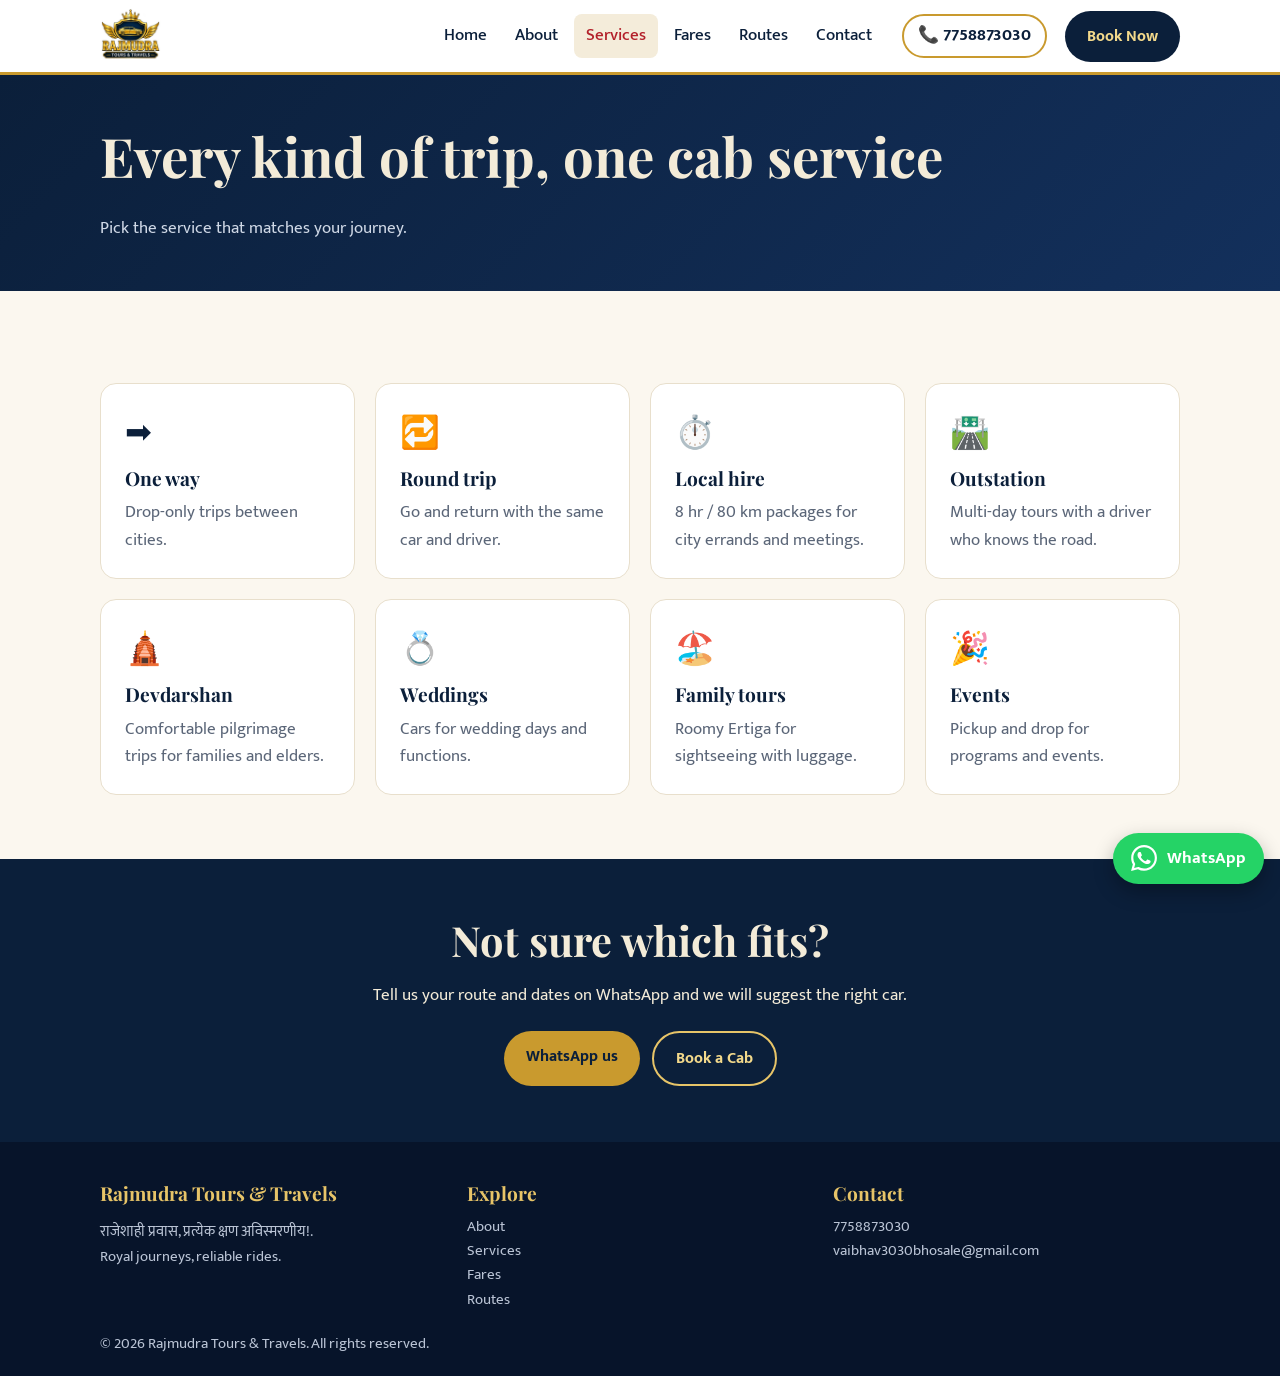
<file: services.html>
<!DOCTYPE html>
<html lang="en"><head><meta charset="utf-8">
<meta name="viewport" content="width=device-width, initial-scale=1, viewport-fit=cover">
<title>Cab Services in Kolhapur | Rajmudra Tours & Travels</title>
<meta name="description" content="Explore Rajmudra Cabs services in Kolhapur, including local travel, one-way trips, round trips, outstation journeys, devdarshan and event travel.">
<meta name="robots" content="index, follow, max-image-preview:large">
<meta name="author" content="Rajmudra Tours &amp; Travels">
<meta property="og:type" content="website">
<meta property="og:site_name" content="Rajmudra Tours &amp; Travels">
<meta property="og:title" content="Cab Services in Kolhapur | Rajmudra Tours & Travels">
<meta property="og:description" content="Explore Rajmudra Cabs services in Kolhapur, including local travel, one-way trips, round trips, outstation journeys, devdarshan and event travel.">
<meta name="twitter:card" content="summary">
<meta name="twitter:title" content="Cab Services in Kolhapur | Rajmudra Tours & Travels">
<meta name="twitter:description" content="Explore Rajmudra Cabs services in Kolhapur, including local travel, one-way trips, round trips, outstation journeys, devdarshan and event travel.">
<link rel="stylesheet" href="https://fonts.googleapis.com/css2?family=Playfair+Display:wght@600;700&family=Mukta:wght@400;500;700&family=Tiro+Devanagari+Marathi&display=swap">
<link rel="stylesheet" href="style.css"></head><body>
<header><div class="wrap nav"><a href="index.html"><img src="assets/logo.jpg" alt="Rajmudra Tours &amp; Travels logo"></a>
<nav id="nav"><a href="index.html">Home</a><a href="about.html">About</a><a href="services.html">Services</a><a href="fares.html">Fares</a><a href="routes.html">Routes</a><a href="contact.html">Contact</a><a class="mbk" href="booking.html">Book Now</a></nav>
<a class="hph" href="tel:+917758873030">📞 7758873030</a><a class="btn nv" href="booking.html">Book Now</a><button class="burger" aria-label="Menu" onclick="nav.classList.toggle('open')">☰</button></div></header>

<main><div class="page"><div class="pg"><div class="wrap"><h1>Every kind of trip, one cab service</h1><p>Pick the service that matches your journey.</p></div></div>
<section class="s"><div class="wrap"><div class="grid svc"></div></div></section>
<section class="band"><div class="wrap"><h2>Not sure which fits?</h2><p>Tell us your route and dates on WhatsApp and we will suggest the right car.</p><div class="cta" style="justify-content:center"><a class="btn" href="https://wa.me/917758873030">WhatsApp us</a><a class="btn ol" href="booking.html">Book a Cab</a></div></div></section></div></main>

<footer><div class="wrap"><div class="grid"><div><h3>Rajmudra Tours &amp; Travels</h3><p>राजेशाही प्रवास, प्रत्येक क्षण अविस्मरणीय!.<br>Royal journeys, reliable rides.</p></div>
<div><h3>Explore</h3><a href="about.html">About</a><br><a href="services.html">Services</a><br><a href="fares.html">Fares</a><br><a href="routes.html">Routes</a></div>
<div><h3>Contact</h3><a href="tel:+917758873030">7758873030</a><br><a href="mailto:vaibhav3030bhosale@gmail.com">vaibhav3030bhosale@gmail.com</a></div></div>
<div>© 2026 Rajmudra Tours &amp; Travels. All rights reserved.</div></div></footer>
<a class="fab" href="https://wa.me/917758873030" aria-label="Chat on WhatsApp"><svg viewBox="0 0 24 24" aria-hidden="true"><path d="M17.472 14.382c-.297-.149-1.758-.867-2.03-.967-.273-.099-.471-.148-.67.15-.197.297-.767.966-.94 1.164-.173.199-.347.223-.644.075-.297-.15-1.255-.463-2.39-1.475-.883-.788-1.48-1.761-1.653-2.059-.173-.297-.018-.458.13-.606.134-.133.298-.347.446-.52.149-.174.198-.298.298-.497.099-.198.05-.371-.025-.52-.075-.149-.669-1.612-.916-2.207-.242-.579-.487-.5-.669-.51-.173-.008-.371-.01-.57-.01-.198 0-.52.074-.792.372-.272.297-1.04 1.016-1.04 2.479 0 1.462 1.065 2.875 1.213 3.074.149.198 2.096 3.2 5.077 4.487.709.306 1.262.489 1.694.625.712.227 1.36.195 1.871.118.571-.085 1.758-.719 2.006-1.413.248-.694.248-1.289.173-1.413-.074-.124-.272-.198-.57-.347m-5.421 7.403h-.004a9.87 9.87 0 01-5.031-1.378l-.361-.214-3.741.982.998-3.648-.235-.374a9.86 9.86 0 01-1.51-5.26c.001-5.45 4.436-9.884 9.888-9.884 2.64 0 5.122 1.03 6.988 2.898a9.825 9.825 0 012.893 6.994c-.003 5.45-4.437 9.884-9.885 9.884m8.413-18.297A11.815 11.815 0 0012.05 0C5.495 0 .16 5.335.157 11.892c0 2.096.547 4.142 1.588 5.945L.057 24l6.305-1.654a11.882 11.882 0 005.683 1.448h.005c6.554 0 11.89-5.335 11.893-11.893a11.821 11.821 0 00-3.48-8.413Z"/></svg><span>WhatsApp</span></a>

<script src="script.js"></script></body></html>
</file>
<file: style.css>
:root{--bg:#FBF7EF;--card:#fff;--ink:#0B1F3A;--mut:#5b6678;--navy:#0B1F3A;--gold:#C99A2E;--red:#B3202A;--line:#e8dfcc;--soft:#F4ECDA;box-sizing:border-box;padding-top:env(safe-area-inset-top,0px);padding-bottom:env(safe-area-inset-bottom,0px)}
@media(prefers-color-scheme:dark){:root:not([data-theme="light"]){--bg:#0A1426;--card:#112240;--ink:#F3EBD8;--mut:#a9b3c4;--line:#243659;--soft:#0f1d37;--red:#ff6b73}}
:root[data-theme="dark"]{--bg:#0A1426;--card:#112240;--ink:#F3EBD8;--mut:#a9b3c4;--line:#243659;--soft:#0f1d37;--red:#ff6b73}
html{scroll-padding-top:env(safe-area-inset-top,0px)}
*{box-sizing:border-box}body{margin:0;background:var(--bg);color:var(--ink);font:17px/1.6 Mukta,system-ui,sans-serif}
h1,h2,h3{font-family:'Playfair Display','Tiro Devanagari Marathi',serif;line-height:1.2;margin:0 0 .5em}
h1{font-size:clamp(2.1rem,5vw,3.4rem)}h2{font-size:clamp(1.6rem,3.5vw,2.3rem)}h3{font-size:1.2rem}
a{color:inherit;text-decoration:none}img{max-width:100%;display:block}
.wrap{max-width:1120px;margin:0 auto;padding:0 20px}
header{position:sticky;top:env(safe-area-inset-top,0px);z-index:20;background:#fff;border-bottom:3px solid var(--gold)}
body::before{content:"";position:fixed;inset:0 0 auto;height:env(safe-area-inset-top,0px);background:#fff;z-index:30}
.nav{display:flex;align-items:center;gap:18px;height:72px}.nav img{height:56px}
nav{display:flex;gap:4px;margin-left:auto}nav a{padding:8px 12px;border-radius:8px;font-weight:500;color:#0B1F3A}
nav a.on,nav a:hover{background:#F4ECDA;color:#B3202A}
.btn{display:inline-block;border:0;cursor:pointer;font:700 1rem Mukta,sans-serif;padding:12px 22px;border-radius:999px;background:var(--gold);color:#0B1F3A;transition:.2s}
.btn:hover{transform:translateY(-2px);box-shadow:0 8px 20px rgba(201,154,46,.4)}
.btn.nv{background:var(--navy);color:#F3D98B}.btn.ol{background:transparent;border:2px solid currentColor}
.burger{display:none;margin-left:auto;background:none;border:0;font-size:1.8rem;color:#0B1F3A;cursor:pointer}
.hero{background:linear-gradient(135deg,#0B1F3A,#13305c);color:#F3EBD8;padding:56px 0 90px}
.hero .wrap{display:grid;grid-template-columns:1.1fr 1fr;gap:36px;align-items:center}
.eyebrow{color:#E7C468;font:700 1.15rem 'Tiro Devanagari Marathi',serif;letter-spacing:.3px}
.hero h1 em{color:#E7C468;font-style:normal}.hero p{color:#cfd8e6;max-width:520px}
.hero img{border-radius:20px;border:3px solid var(--gold);box-shadow:0 20px 50px rgba(0,0,0,.4)}
.cta{display:flex;gap:12px;flex-wrap:wrap;margin-top:22px}
.chips{display:flex;gap:10px;flex-wrap:wrap;margin-top:22px;font-size:.95rem}.chips span{background:rgba(255,255,255,.1);padding:4px 12px;border-radius:99px}
section.s{padding:64px 0}.alt{background:var(--soft)}
.tag{color:var(--red);font-weight:700;text-transform:uppercase;letter-spacing:2px;font-size:.8rem}
.lead{color:var(--mut);max-width:640px}
.grid{display:grid;gap:20px;grid-template-columns:repeat(auto-fit,minmax(230px,1fr));margin-top:28px}
.card{background:var(--card);border:1px solid var(--line);border-radius:16px;padding:24px;transition:.25s}
.card:hover{transform:translateY(-4px);border-color:var(--gold);box-shadow:0 12px 30px rgba(11,31,58,.12)}
.ic{font-size:2rem;margin-bottom:8px}.card p{margin:0;color:var(--mut)}
.form{background:var(--card);border:1px solid var(--line);border-radius:20px;padding:24px;box-shadow:0 18px 40px rgba(11,31,58,.18)}
.home-form{margin-top:-60px;position:relative;z-index:2}
.pills{display:flex;gap:8px;flex-wrap:wrap;margin-bottom:16px}
.pills button{border:1px solid var(--line);background:var(--bg);color:var(--ink);padding:8px 16px;border-radius:99px;cursor:pointer;font:500 .95rem Mukta}
.pills button.on{background:var(--navy);color:#F3D98B;border-color:var(--navy)}
.fg{display:grid;gap:14px;grid-template-columns:repeat(auto-fit,minmax(200px,1fr))}
label{font-size:.85rem;font-weight:700;color:var(--mut);display:block}
input,select,textarea{width:100%;margin-top:4px;padding:11px 12px;border:1px solid var(--line);border-radius:10px;background:var(--bg);color:var(--ink);font:inherit}
input:focus,select:focus,textarea:focus{outline:2px solid var(--gold)}
.note{font-size:.85rem;color:var(--mut);margin:12px 0 0}
table{width:100%;border-collapse:collapse;background:var(--card);border-radius:12px;overflow:hidden}
th,td{padding:12px 14px;text-align:left;border-bottom:1px solid var(--line)}th{background:var(--navy);color:#F3D98B}
.scroll{overflow-x:auto}
.est{font:700 2.4rem 'Playfair Display',serif;color:var(--red)}
.two{display:grid;grid-template-columns:1fr 1fr;gap:36px;align-items:center}
.pg{background:linear-gradient(135deg,#0B1F3A,#13305c);color:#F3EBD8;padding:48px 0}.pg p{color:#cfd8e6;margin:0}
.stat{font:700 2.6rem 'Playfair Display',serif;color:var(--gold)}
details{background:var(--card);border:1px solid var(--line);border-radius:12px;padding:14px 18px;margin-bottom:10px}
summary{cursor:pointer;font-weight:700}details p{color:var(--mut);margin:8px 0 0}
.band{background:var(--navy);color:#F3EBD8;text-align:center;padding:56px 0}.band h2{color:#E7C468}
footer{background:#07142a;color:#b9c3d4;padding:40px 0 20px;font-size:.95rem}
footer .grid{margin:0 0 20px}footer h3{color:#E7C468}footer a:hover{color:#E7C468}
.page{animation:f .35s}@keyframes f{from{opacity:0;transform:translateY(8px)}}
.fab{position:fixed;right:16px;bottom:calc(16px + env(safe-area-inset-bottom,0px));background:#25D366;color:#fff;border-radius:99px;padding:12px 18px;font-weight:700;z-index:25;box-shadow:0 8px 20px rgba(0,0,0,.3)}
@media(max-width:820px){.burger{display:block}nav{display:none;position:absolute;top:72px;left:0;right:0;background:#fff;flex-direction:column;padding:10px 20px 16px;border-bottom:3px solid var(--gold)}nav.open{display:flex}
.nav>.btn{display:none}.hero .wrap,.two{grid-template-columns:1fr}}
.tick{background:var(--gold);color:#0B1F3A;overflow:hidden;white-space:nowrap;font-weight:700;margin-top:40px}.tick div{display:inline-block;padding:10px 0;animation:tk 30s linear infinite}.tick span{margin:0 28px}@keyframes tk{to{transform:translateX(-50%)}}

/* ===== v2: hero, vehicles, destinations, reviews, map, animation, responsive ===== */
html{scroll-behavior:smooth}
.hero{background:linear-gradient(90deg,rgba(11,31,58,.97) 0%,rgba(11,31,58,.84) 45%,rgba(11,31,58,.3) 100%),url(assets/cars.jpg) right center/cover no-repeat,#0B1F3A;padding:96px 0 130px}
.hero .wrap{display:block}.hero-in{max-width:580px}
.g2{grid-template-columns:repeat(auto-fit,minmax(300px,1fr))}.g3{grid-template-columns:repeat(auto-fit,minmax(240px,1fr))}.g2s{grid-template-columns:1fr 1fr;margin:0}
.veh{padding:0;overflow:hidden}.veh img{width:100%;height:220px;object-fit:cover;object-position:left center;background:var(--navy)}
.vb{padding:22px}.sub{color:var(--red)!important;font-weight:700;margin-bottom:8px!important}
.vb ul{margin:0 0 18px;padding-left:20px;color:var(--mut)}
.dest{text-align:center;background:linear-gradient(180deg,var(--soft),var(--card) 60%)}.pin{font-size:2rem}.mr{font-family:'Tiro Devanagari Marathi',serif;color:var(--gold)!important;font-size:1.1rem}
.stars{color:var(--gold);font-size:1.2rem;letter-spacing:2px}blockquote{margin:8px 0;font-style:italic}figure.card{margin:0}figcaption{color:var(--mut);font-weight:700}
.rvf{margin-top:28px;box-shadow:none}.err{color:var(--red);font-weight:700;margin:10px 0 0;min-height:1.2em}
.mapbox{margin-top:22px}.mapbox[hidden]{display:none}#map{height:340px;border-radius:14px;border:1px solid var(--line)}
#rinfo{margin-top:12px;font-weight:700;display:flex;gap:10px;flex-wrap:wrap}#rinfo span{background:var(--soft);border:1px solid var(--gold);border-radius:99px;padding:6px 16px}
.sel{display:block;color:var(--mut);font-weight:500;margin-top:4px}gmp-place-autocomplete{display:block;width:100%;margin-top:4px;color-scheme:light}
.mbk{display:none}
.rv{opacity:0;translate:0 18px;transition:opacity .6s,translate .6s,transform .25s,box-shadow .25s,border-color .25s}.rv.in{opacity:1;translate:0 0}
@media(prefers-reduced-motion:reduce){html{scroll-behavior:auto}.rv{opacity:1;translate:none;transition:none}.tick div,.page{animation:none}}
@media(max-width:820px){.hero{padding:64px 0 110px;background-position:70% center}.mbk{display:block;background:var(--gold);color:#0B1F3A;text-align:center;margin-top:6px}.g2s{grid-template-columns:1fr}}
@media(max-width:520px){body{font-size:16px}.wrap{padding:0 16px}.cta .btn{flex:1;text-align:center}.fg{grid-template-columns:1fr}.form{padding:18px}#map{height:260px}.veh img{height:190px}section.s{padding:44px 0}}

/* ===== v3: premium Marathi tagline, visible phone, centred CTA band ===== */
.eyebrow{display:flex;align-items:center;gap:14px;font-size:1rem;letter-spacing:2px;color:#E7C468;margin-bottom:10px}
.eyebrow::after{content:"";width:64px;height:1px;background:linear-gradient(90deg,#E7C468,transparent)}
.btn.ph{background:#fff;color:#0B1F3A;border:2px solid #fff;font-size:1.1rem}
.btn.ph:hover{background:#F3D98B;border-color:#F3D98B}
.hero .btn.ol,.band .btn.ol{color:#F3D98B;border-color:#E7C468}
.hph{font-weight:700;color:#0B1F3A;white-space:nowrap;border:2px solid var(--gold);border-radius:999px;padding:6px 14px}
.hph:hover{background:#F4ECDA}
.band h2{color:#F3EBD8;font-size:clamp(1.8rem,4vw,2.6rem);margin-bottom:.3em}
.band .mr-sm{font:1.05rem 'Tiro Devanagari Marathi',serif;color:#E7C468;letter-spacing:1px;margin:0 0 24px}
.callnote{margin:18px 0 0;color:#cfd8e6}.callnote a{color:#F3D98B;font-weight:700;text-decoration:underline}
@media(max-width:1000px){.hph{display:none}}

.acts{margin:16px 0 0;display:flex;gap:12px;flex-wrap:wrap}.mp{color:var(--ink)}.mp:hover{background:var(--soft)}
@media(max-width:520px){.acts .btn{flex:1 1 100%;text-align:center}}
@media(max-width:520px){.eyebrow{letter-spacing:1px;font-size:.95rem}.eyebrow::after{display:none}}
.fab{display:flex;align-items:center;gap:10px}.fab svg{width:26px;height:26px;fill:#fff;flex:none}.ic.wa svg{width:36px;height:36px;fill:#25D366}
.tm{display:flex;gap:8px}.tm select{flex:1;min-width:0}
/* vehicle cards: 2 x 2 grid, identical photo frames */
.veh img{height:auto;aspect-ratio:16/10;object-fit:cover}
#fleet .g2{grid-template-columns:repeat(2,1fr)}
@media(max-width:640px){#fleet .g2{grid-template-columns:1fr}}
.allcars{text-align:center;margin-top:32px;padding:24px 18px;border:1px dashed var(--gold);border-radius:16px;background:var(--card)}.allcars p{margin:0 0 14px;font-weight:700}

/* vehicle preview inside the booking form: slides open smoothly when a car is selected */
.vp {
  display: grid;
  grid-template-rows: 0fr;
  opacity: 0;
  transition: grid-template-rows .25s ease, opacity .2s ease;
}

.vp.open {
  grid-template-rows: 1fr;
  opacity: 1;
}

.vp-in {
  overflow: hidden;
  min-height: 0;
}

.vp-card {
  display: grid;
  grid-template-columns: minmax(0,5fr) minmax(0,6fr);
  gap: 22px;
  align-items: center;
  margin-top: 16px;
  padding: 14px;
  border: 1px solid var(--gold);
  border-radius: 16px;
  background: var(--soft);
  transition: opacity .12s ease, transform .12s ease;
}

.vp-card.swap {
  opacity: 0;
  transform: scale(.99);
}

.vp-img {
  border-radius: 12px;
  overflow: hidden;
  aspect-ratio: 16/10;
  background: var(--navy);
}

.vp-img img {
  width: 100%;
  height: 100%;
  object-fit: cover;
}
.vp-img{border-radius:12px;overflow:hidden;aspect-ratio:16/10;background:var(--navy)}
.vp-img img{width:100%;height:100%;object-fit:cover}
.vp-tx h3{margin:0 0 2px}.vp-tx .sub{margin-bottom:8px!important}
.vp-tx ul{margin:0;padding-left:20px;color:var(--mut)}
@media(max-width:640px){.vp-card{grid-template-columns:1fr;gap:12px}}
@media(prefers-reduced-motion:reduce){.vp,.vp-card{transition:none}.vp.open .vp-card{animation:none}}
</file>
